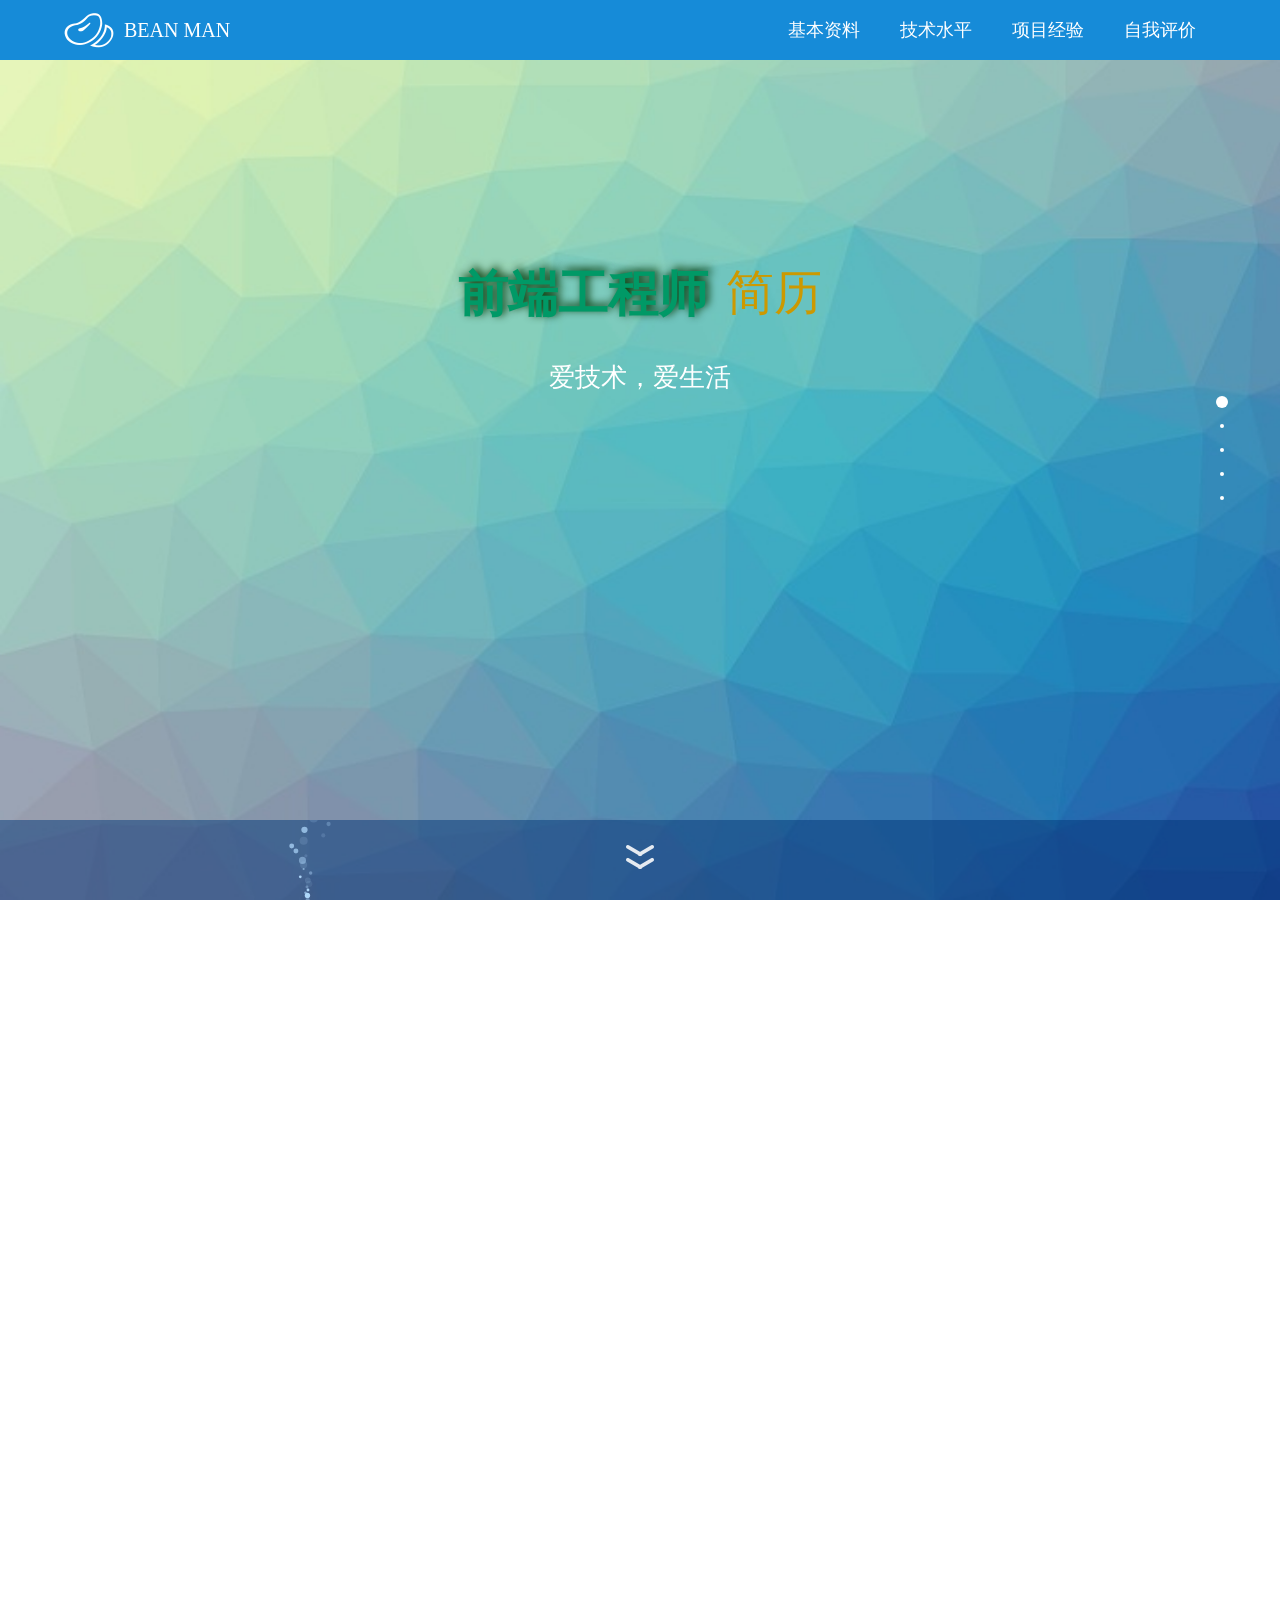
<file: 个人站/index.html>
<!doctype html>
<html lang="zh-CN">
<head>
    <meta charset="UTF-8">
    <meta name="viewport" content="width=device-width, initial-scale=1">
    <title>Document</title>
    <link rel="stylesheet" href="css/index.css">
    <link href="http://apps.bdimg.com/libs/bootstrap/3.3.0/css/bootstrap.min.css" rel="stylesheet">
    <link rel="stylesheet" type="text/css" href="node_modules/fullpage.js/jquery.fullPage.css"/>
    <script src="js/jquery.js"></script>
    <script src="node_modules/fullpage.js/vendors/jquery.easings.min.js"></script>
    <script src="http://apps.bdimg.com/libs/bootstrap/3.3.0/js/bootstrap.min.js"></script>
    <script type="text/javascript" src="node_modules/fullpage.js/jquery.fullPage.js"></script>
    <script src="js/index.js"></script>
    <link rel="stylesheet" href="node_modules/css/lessll.css">
    <link rel="stylesheet" href="node_modules/css/aninate.css">
</head>
<body>
<nav class="nav">
    <div class="con">
        <div class="iconfont">&#xe622;</div>
        <a href="#firstPage" class="bean">BEAN MAN</a>
        <a href="#lastPage" class="lianxi">自我评价</a>
        <a href="#fourthPage" class="project">项目经验</a>
        <a href="#thirdPage" class="technology">技术水平</a>
        <a href="#secondPage" class="aboutMe">基本资料</a>
        <!--个人情况  个人项目  技术  自述  联系-->
    </div>
</nav>
<div class="one-btm">
    <canvas>
        您的浏览器不支持该标签
    </canvas>
    <div class="arrow"><img src="img/down.png" alt=""></div>
</div>
<div id="fullpage">
    <div class="section section-one">
        <div class="con_one">爱技术，爱生活</div>
        <div class="con_y">
            <span class="con_two">前端工程师</span>
            <span class="con_three">简历</span>
        </div>
    </div>
    <div class="section section-two">
        <div class="myself">基本资料</div>
        <div class="container">
            <div class="row">
                <div class="col-lg-3 col-md-3 col-sm-3 message">
                    <div class="icon"><img src="img/qingkuang.png" alt=""></div>
                    <div class="letter">
                        <h4 style="font-size: 22px;">基本信息</h4>
                        <h6>姓名：闫永涛&nbsp&nbsp&nbsp男 </h6><h6> 年龄：26&nbsp&nbsp&nbsp籍贯：山西</h6>
                    </div>
                </div>
                <div class="col-lg-3 col-md-3 col-sm-3 message">
                    <div class="icon"><img src="img/xueli.png" alt=""></div>
                    <div class="letter">
                        <h4 style="font-size: 22px;">毕业学校</h4>
                        <h6>山西省运城学院</h6>
                    </div>
                </div>
                <div class="col-lg-3 col-md-3 col-sm-3 message">
                    <div class="icon"><img src="img/zhuanye0.png" alt=""></div>
                    <div class="letter">
                        <h4 style="font-size: 22px;">学历和专业</h4>
                        <h6>机械自动化&nbsp&nbsp&nbsp本科 </h6><h6> 专业技能&nbsp&nbsp&nbsp编程</h6>
                    </div>
                </div>
                <div class="col-lg-3 col-md-3 col-sm-3 message">
                    <div class="icon"><img src="img/lianxi.png" alt=""></div>
                    <div class="letter">
                        <h4 style="font-size: 22px;">联系方式</h4>
                        <h6>邮箱&nbspwork_time@189.cn </h6><h6> 电话&nbsp&nbsp&nbsp18335907716</h6>
                    </div>
                </div>
            </div>
        </div>
    </div>
    <div class="section section-three">
        <div class="pc"><span style="font-size: 22px;"> PC端 </span> <br> 熟练使用HTML5、CSS3、javascript,能够合理完成Web端或者移动端页面的编写和维护。<br>
        开发过程思路清晰结构完整，能处理主流的浏览器兼容问题。熟练使用原生js，了解js面向对象原理，闭包以及原型结构，能够合理利用面向对象 <br> 以及模块化开发，并能适当完成框架封装。 <br> 熟悉jquery,fullpage,bootstrap,angular,node,gulp等工具，进行辅助开发。
        </div>
        <div class="phone"><span style="font-size: 22px;">混合型APP</span> <br>
            熟练使用Hbuider进行APP开发 <br> 掌握移动端APP编程思路，以及基于APP的rem响应式布局
        </div>
        <div class="other"><span style="font-size: 22px;">其他</span> <br> 了解scoket消息推送 <br>
            利用canvas实现粒子动画，画板，游戏碰撞等功能。
        </div>
        <div class="skill">
            <span>HTML5</span>
            <span>响应式</span>
            <span>CSS3</span>
            <span>CANVAS</span>
            <span>fullpage bootstrap</span>
            <span>node</span>
        </div>
        <div class="boat"><img src="img/boat.png" alt=""></div>
    </div>
    <div class="section section-three">
        <div class="box_yyt">
            <div class="col-lg-3 col-md-3 col-sm-3 con_yyt">
                <a href="http://www.tongrentangkj.com/" class="ctc_yyt a">
                    <div>
                        <span>北京同仁堂官网</span> <br>
                        <span>负责项目的前端页面搭建、动效添加</span>
                    </div>
                </a>
                <a href="http://www.sxoxdl.cn/" class="ctc_yyt b">
                    <div>
                        <span>山西欧讯电力官网</span> <br>
                        <span>负责项目的前端页面搭建、动效添加</span>
                    </div>
                </a>
            </div>
            <div class="col-lg-3 col-md-3 col-sm-3 con_yyt">
                <a href="" class="ctc_yyt c">
                    <div>
                        <span>跑酷游戏</span> <br>
                        <span>用到canvas、游戏碰撞、面向对象等</span>
                    </div>
                </a>
                <a href="" class="ctc_yyt d">
                    <div>
                        <span>打字游戏</span> <br>
                        <span>分别用面向过程、面向对象的形式实现</span>
                    </div>
                </a>
            </div>
            <div class="col-lg-3 col-md-3 col-sm-3 con_yyt">
                <a href="" class="ctc_yyt e">
                    <div>
                        <span>画板</span> <br>
                        <span>利用canvas绘制各种图案，并可以存储</span>
                    </div>
                </a>
                <a href="" class="ctc_yyt f">
                    <div>
                        <span>待办事项记录</span> <br>
                        <span>angular的应用，双向数据绑定，脏值检测</span>
                    </div>
                </a>
            </div>
            <div class="col-lg-3 col-md-3 col-sm-3 con_yyt">
                <a href="" class="ctc_yyt g">
                    <div>
                        <span>APP的开发</span> <br>
                        <span>熟悉Hbuilder开发思路，及相关技术</span>
                    </div>
                </a>
                <a href="" class="ctc_yyt h">未完，待续...</a>
            </div>
        </div>
    </div>
    <div class="section section-four">
        <div class="context">
            <h1>Focus Me</h1>
            <p class="word">
                有责任，工作踏实，性格开朗乐观，积极上进。
            </p>
            <p class="word">
                易和人相处，拥有良好的亲和力。
            </p>
            <p class="word">
                喜欢js，非常热爱编程，喜欢钻研新的技术，
                <br>具有很强的自学能力和良好的学习方法，喜欢研究各种新的框架。
            </p>
        </div>
    </div>
</div>
</body>
<script>
    $(document).ready(function() {
        $('#fullpage').fullpage({
            easingcss3: "cubic-bezier(0, 0, 0.66, 1.0)",
            scrollingSpeed:"1000",
            navigation: true,
            resize:true,
            navigationColor:"#ccc",
            navigationPosition:"right",
            anchors: ['firstPage', 'secondPage', 'thirdPage', 'fourthPage', 'lastPage'],
            afterLoad: function(anchorLink, index){
                var loadedSection = $(this);
                if(index == 1){
                    $(".con_one").css({"animation":"love 3s ease","display":"block"})
                    $(".con_y").css({"transition":"all 2s ease 1s","transform":"translate(0,0)"})
                }else {
                    $(".con_one").css({"animation":"","display":"none"})
                    $(".con_y").css({"transform":"translate(0,-500px)","transition":""})
                }
                if(index==2){
                    $(".myself").css({"animation":"circle 2s ease forwards"})
                    $(".message").css({"transition":"all 3s ease","opacity":"1","top":"0"})
                    $(".letter").css({"transition":"all 1.5s ease 2s","opacity":"1"})
                }else{
                    $(".myself").css({"animation":""})
                    $(".message").css({"transition":"","opacity":"0","top":"500px"})
                    $(".letter").css({"transition":"","opacity":"0"})
                }
                if(index==3){
                    $(".pc").css({"transition":"all 1s ease 0.5s","left":"10%"})
                    $(".phone").css({"transition":"all 1s ease 1s","left":"10%"})
                    $(".other").css({"transition":"all 1s ease 1.5s","top":"52%"})
                    $(".skill").css({"transition":"all 1s ease","bottom":"20%"})
                    $(".boat").css({"transition":"all 1s ease","right":"19%"})
                }else{
                    $(".pc").css({"transition":"","left":"-100%"})
                    $(".phone").css({"transition":"","left":"200%"})
                    $(".other").css({"transition":"","top":"-100%"})
                    $(".skill").css({"transition":"","bottom":"-100%"})
                    $(".boat").css({"transition":"","right":"-100%"})
                }
                if(index==5){
                    $(".context").css({"height":"250px"})
                }else{
                    $(".context").css({"height":"0"})
                }
            }
        });
        $('.arrow').on('click',function(){
            $.fn.fullpage.moveSectionDown();
        })
    });
</script>
</html>
</file>
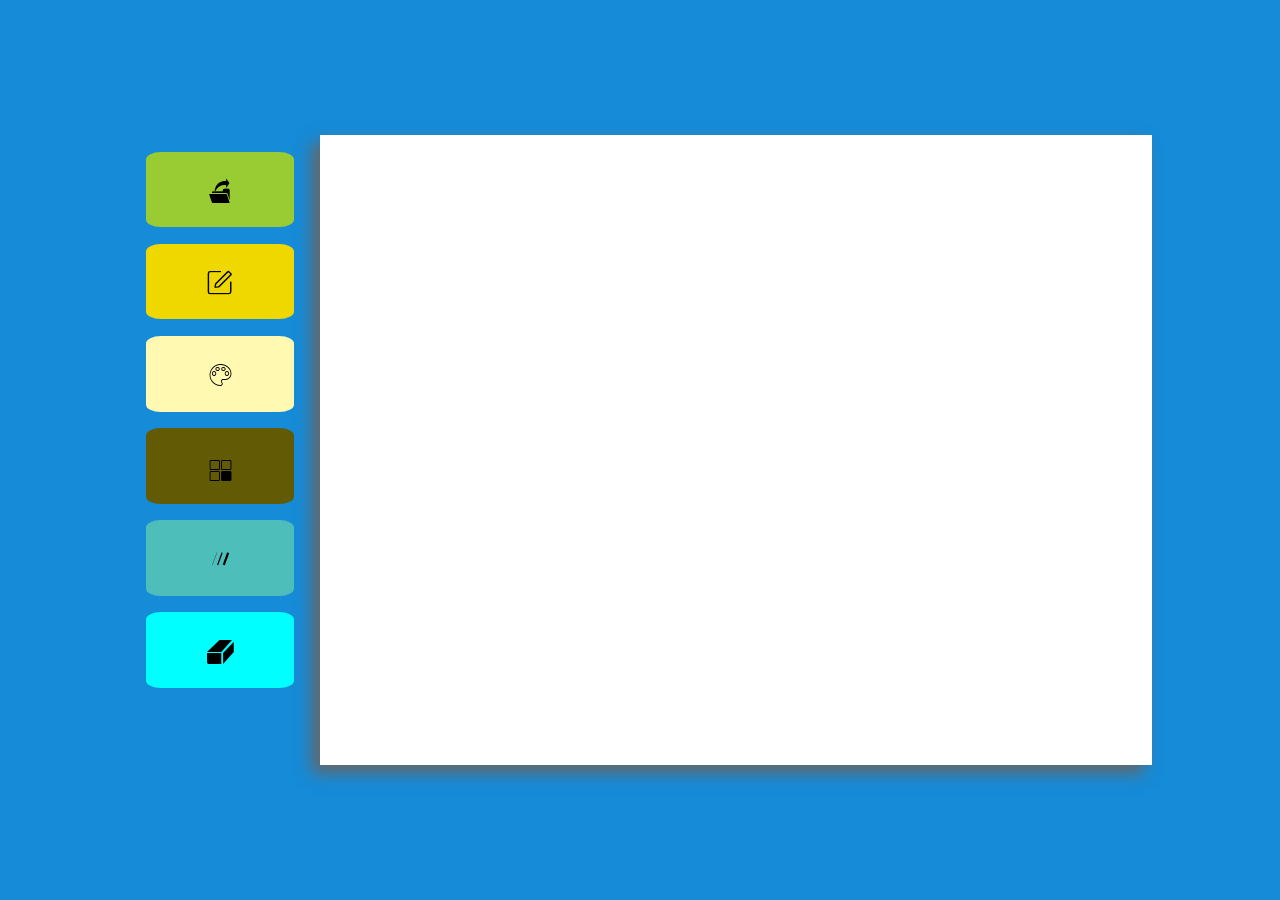
<file: 画板/index.html>
<!doctype html>
<html lang="en">
<head>
    <meta charset="UTF-8">
    <title>Document</title>
    <link rel="stylesheet" href="css/index.css">
    <script src="js/jquery.js"></script>
    <script src="js/index.js"></script>
    <script src="js/shape.js"></script>
</head>
<body>
<!--ctrl alt i-->
<div class="box">
    <div class="nav">
        <div class="file file_one">
            <div class="file_self">&#xe67e;</div>
            <div class="in_file">
                <div class="set">新建</div>
                <div class="return">返回</div>
                <div class="save">保存</div>
            </div>
        </div>
        <div class="file file_two">
            <div class="file_self draw">&#xe615;</div>
            <div class="in_file huatu">
                <div data-role="line">直线</div>
                <div data-role="pen">曲线</div>
                <div data-role="rect">矩形</div>
                <div data-role="arc">圆</div>
                <div data-role="bian">多边形</div>
                <div data-role="jiao">多角形</div>
            </div>
        </div>
        <div class="file file_three">
            <div class="file_self color">&#xe69a;</div>
            <div class="in_file">
                <div style="height: 50%;">
                    <input type="color" style="margin-top: 10%">
                </div>
            </div>
        </div>
        <div class="file file_four">
            <div class="file_self leixing">&#xe613;</div>
            <div class="in_file">
                <div data-role="stroke">画线</div>
                <div data-role="fill">填充</div>
            </div>
        </div>
        <div class="file file_five">
            <div class="file_self xiankuan">&#xe601;</div>
            <div class="in_file" style="margin-top: -10%">
                <div data-role="2">细</div>
                <div data-role="5">中</div>
                <div data-role="8">粗</div>
                <div>
                    <input type="number" style="width: 90%;border: none;outline-style: none;">
                </div>
            </div>
        </div>
        <div class="file file_six">
            <div class="file_self xiangpi">&#xe640;</div>
            <div class="in_file">
                <div>
                    <input type="number" style="width: 90%;border: none;outline-style: none;">
                </div>
            </div>
        </div>
    </div>
    <div class="box_btm">
        <canvas>
            您的浏览器不支持该标签
        </canvas>
        <div class="xp"></div>
        <div class="copy"></div>
    </div>
</div>
</body>
</html>
</file>
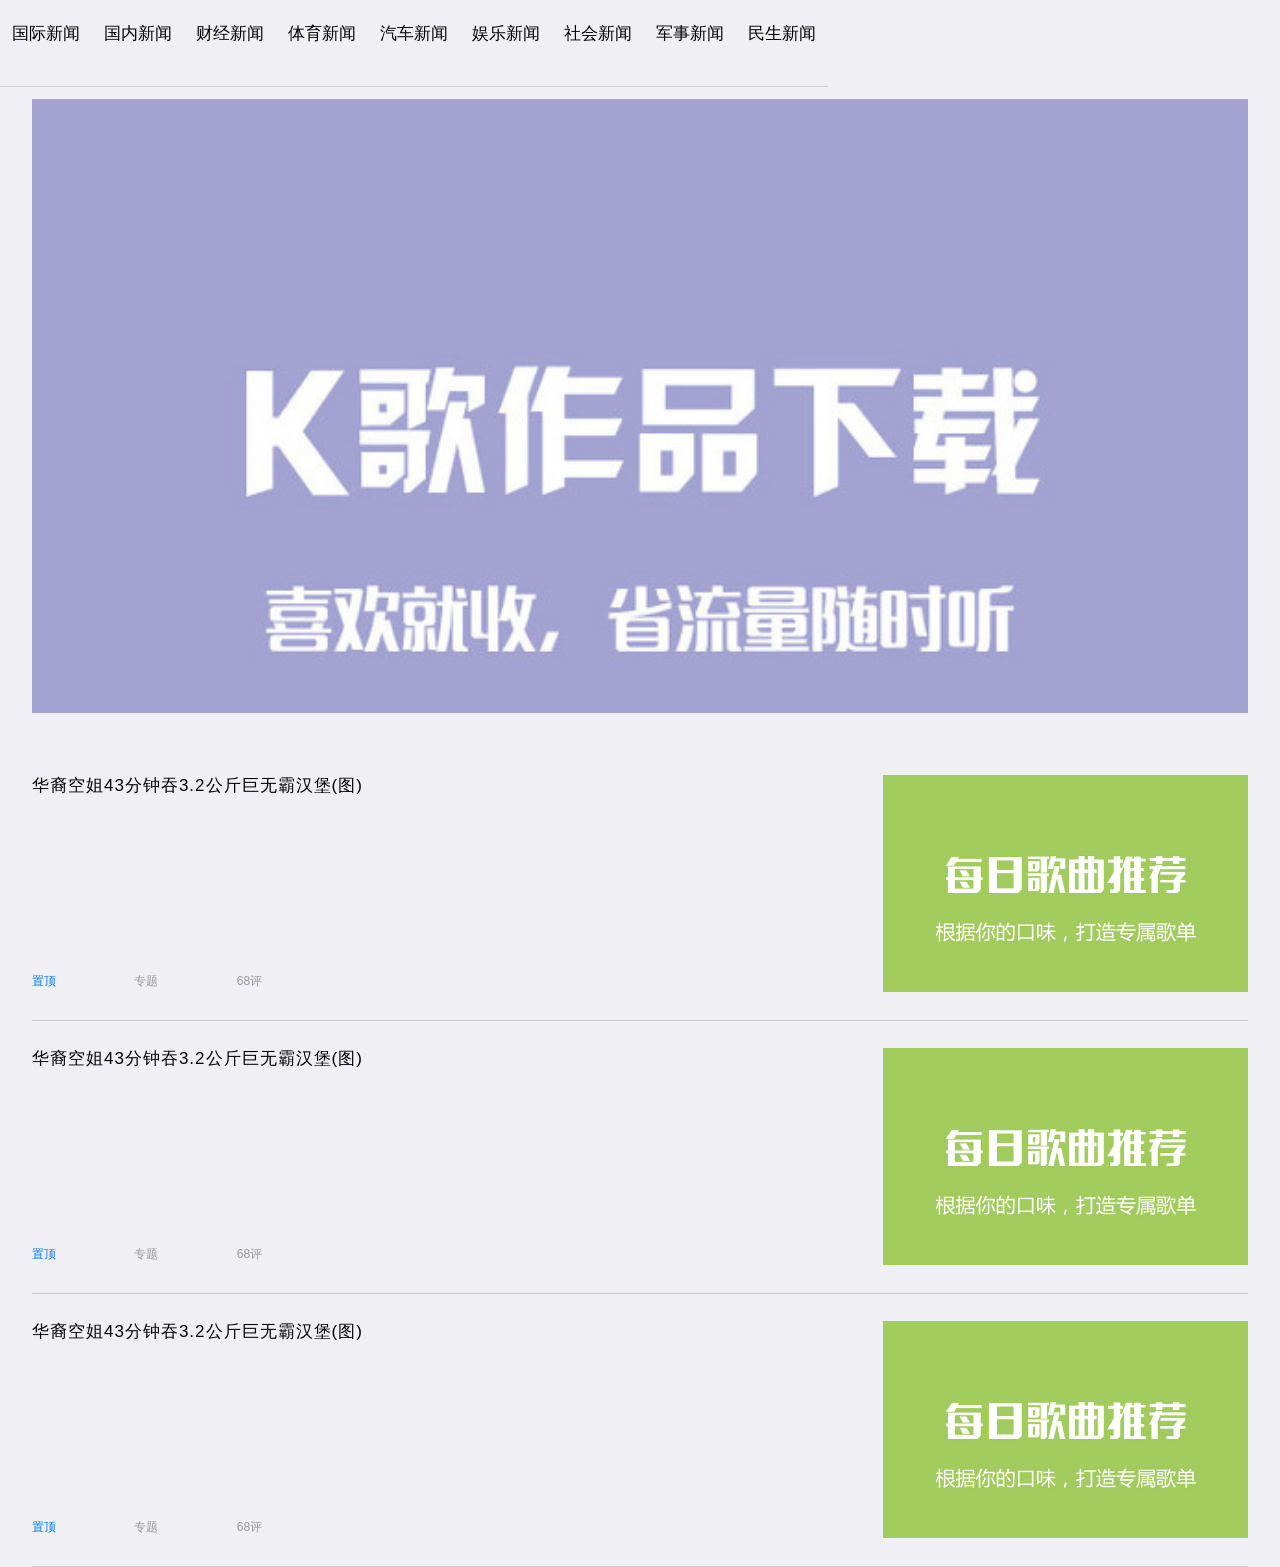
<file: app/tpl/index.html>
<!doctype html>
<html>

	<head>
		<meta charset="UTF-8">
		<title></title>
		<meta name="viewport" content="width=device-width,initial-scale=1,minimum-scale=1,maximum-scale=1,user-scalable=no" />
		<link href="../css/mui.min.css" rel="stylesheet" />
		<script src="../js/index.js"></script>
	</head>
	<style>
		.lunbo{
			width: 95%;
			height: 1.8rem;
			margin: auto;
			margin-top: 0.29rem;
			margin-bottom: 0.1rem;
			overflow: hidden;
		}
		.lunbo a img{
			width: 100%;
		}
		.xidada{
			display: block;
			width: 95%;
			height: 0.8rem;
			border-bottom: 1px solid #ccc;
			margin-left: auto;
			margin-right: auto;
			padding: 0.08rem 0;
		}
		.xiLeft{
			width: 70%;
			height: 100%;
			float: left;
			position: relative;
		}
		.xiLeft div:nth-of-type(1){
			color: #000;
			letter-spacing: 1px;
		}
		.xiLeft div:nth-of-type(2){
			font-size: 12px;
			position: absolute;
			bottom: 0;
		}
		.xiLeft div:nth-of-type(3){
			color: #999;
			font-size: 12px;
			position: absolute;
			bottom: 0;left: 0.3rem;
		}
		.xiLeft div:nth-of-type(4){
			color: #999;
			font-size: 12px;
			position: absolute;
			bottom: 0;left: 0.6rem;
		}
		.xiRight{
			float: right;
			width: 30%;
			height: 100%;
			overflow: hidden;
		}
		.xiRight img{
			width: 100%;
		}
		.nav {
				width: 100%;
				height: 0.27rem;
				overflow: hidden;
				position: absolute;
				top: 0;bottom: 0;
				left: 0;
				right: 0;
				margin: auto;
				margin-top: -5px;
				z-index: 10;
			}
			.navbox{
				height: 0.27rem;
				border-bottom: 1px solid #ccc;
			}
			.navbox a{
				color: #000;
				float: left;
				text-decoration: none;
				line-height: 0.23rem;
				padding: 0 12px;
			}
	</style>
	<script>
		window.onload=function(){
				var navCon=document.getElementsByClassName("navCon")
				var wid=navCon[0].offsetWidth*navCon.length+"px";
				var navbox=document.getElementsByClassName("navbox")[0];
				navbox.style.width=wid;
//				mui(".navbox").on("dragstart","a",function(e){
//					var fanx=e["detail"]["direction"]
//				})
//				mui(".navbox").on("drag","a",function(e){
//					e.preventDefault()
//						console.log(e["detail"].deltaX)
//				})

                document.addEventListener("plusready",function(){
                	mui(".nav").on("tap","a",function(){
                	var listview=plus.webview.create("_www/tpl/_list.html","",{width:"100%",height:"100%"})
                	listview.show("slide-in-right")
                })
                })
                
					
			}
	</script>
	<body>
		<script src="../js/mui.min.js"></script>
		<script type="text/javascript">
			mui.init()
		</script>
		
		<div class="nav">
			<div class="navbox">
				<a href="javascript:;" class="navCon">国际新闻</a>
				<a href="javascript:;" class="navCon">国内新闻</a>
				<a href="javascript:;" class="navCon">财经新闻</a>
				<a href="javascript:;" class="navCon">体育新闻</a>
				<a href="javascript:;" class="navCon">汽车新闻</a>
				<a href="javascript:;" class="navCon">娱乐新闻</a>
				<a href="javascript:;" class="navCon">社会新闻</a>
				<a href="javascript:;" class="navCon">军事新闻</a>
				<a href="javascript:;" class="navCon">民生新闻</a>
			</div>
		</div>
		
		<div class="lunbo">
			<a href=""><img src="../img/yindao2.jpg" alt="" /></a>
		</div>
		<a href="" class="xidada">
			<div class="xiLeft">
				<div>华裔空姐43分钟吞3.2公斤巨无霸汉堡(图)</div>
				<div>置顶</div>
				<div>专题</div>
				<div>68评</div>
			</div>
			<div class="xiRight">
				<img src="../img/yindao1.jpg" alt="" />
			</div>
		</a>
		<a href="" class="xidada">
			<div class="xiLeft">
				<div>华裔空姐43分钟吞3.2公斤巨无霸汉堡(图)</div>
				<div>置顶</div>
				<div>专题</div>
				<div>68评</div>
			</div>
			<div class="xiRight">
				<img src="../img/yindao1.jpg" alt="" />
			</div>
		</a>
		<a href="" class="xidada">
			<div class="xiLeft">
				<div>华裔空姐43分钟吞3.2公斤巨无霸汉堡(图)</div>
				<div>置顶</div>
				<div>专题</div>
				<div>68评</div>
			</div>
			<div class="xiRight">
				<img src="../img/yindao1.jpg" alt="" />
			</div>
		</a>
	</body>

</html>
</file>
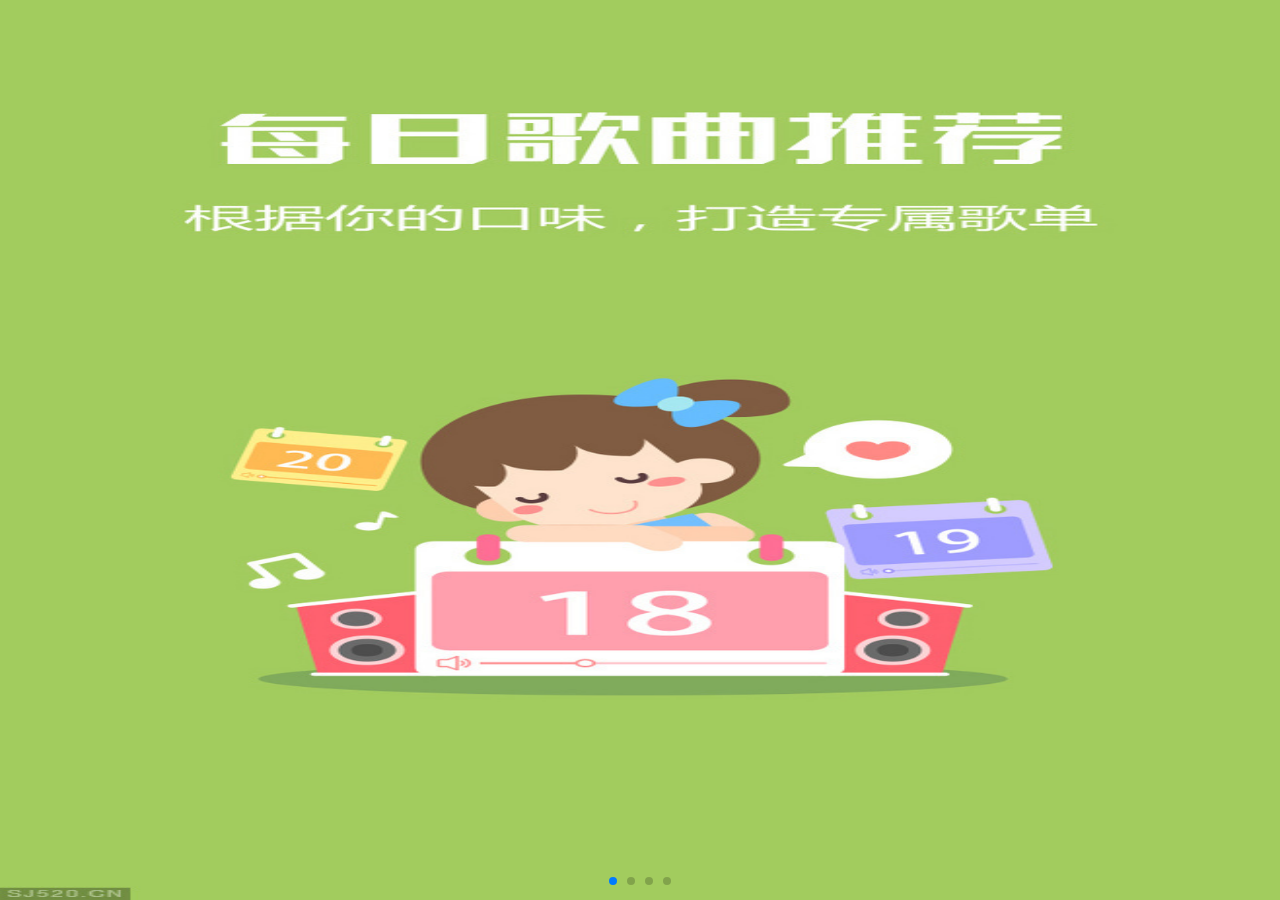
<file: app/welcome.html>
<!doctype html>
<html>

	<head>
		<meta charset="UTF-8">
		<title></title>
		<meta name="viewport" content="width=device-width,initial-scale=1,minimum-scale=1,maximum-scale=1,user-scalable=no" />
		<link href="css/mui.min.css" rel="stylesheet" />
		<link rel="stylesheet" href="css/swiper-3.3.1.min.css" />
		<link rel="stylesheet" href="css/welcome.css" />
		<script src="js/swiper-3.3.1.min.js"></script>
	</head>

	<body>
		<script src="js/mui.min.js"></script>
		<script src="js/index.js"></script>
		<script type="text/javascript">
			mui.init()
		</script>

		<div class="swiper-container">
			<div class="swiper-wrapper">
				<div class="swiper-slide one"></div>
				<div class="swiper-slide two"></div>
				<div class="swiper-slide three"></div>
				<div class="swiper-slide four">
					<a href="index.html" class="go"></a>
				</div>
			</div>
			<div class="swiper-pagination"></div>
		</div>
		<script language="javascript">
			var mySwiper = new Swiper('.swiper-container', {
				pagination: '.swiper-pagination',
				//pagination : '#swiper-pagination1',
			})
		</script>
	</body>

</html>
</file>
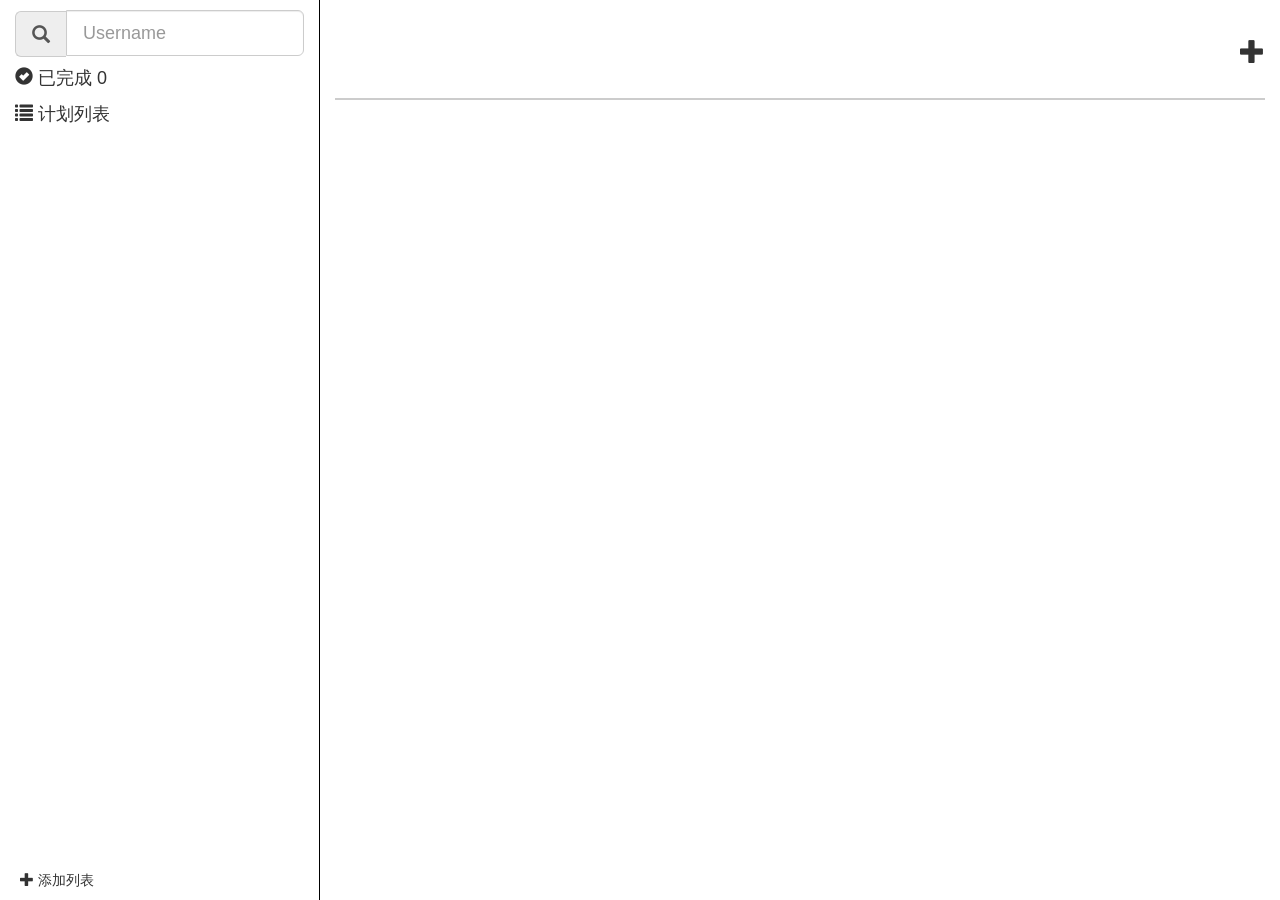
<file: 代办事项/to_do_list.html>
<!doctype html>
<html lang="en">
<head>
    <meta charset="UTF-8">
    <title>Document</title>
    <link rel="stylesheet" href="node_modules/bootstrap/dist/css/bootstrap.min.css">
    <link rel="stylesheet" href="css/to_do_list.css">
    <script src="node_modules/angular/angular.min.js"></script>
    <script src="js/to_do_list.js"></script>
</head>
<body ng-app="myapp">
<div ng-controller="todo" style="height:100%;">
 <div class="container-fluid box">
     <div class="row">
        <div class="col-xs-4 col-sm-3 left">
            <!--搜索框-->
            <div class="input-group input-group-lg search">
                <span class="input-group-addon glyphicon glyphicon-search"></span>
                <input type="text" class="form-control" placeholder="Username">
            </div>

            <!--done-->

            <div class="done">
                <span class="glyphicon glyphicon-ok-sign"></span>
                已完成 <span class="num">0</span>
            </div>

            <div class="done">
                <span class="glyphicon glyphicon-list"></span>
                计划列表
            </div>
            <div class="list" ng-repeat="item in data track by item.id">
                <div class="listcon">
                    <input type="text" ng-model="item.title" ng-blur="blur(item.id)" ng-focus="focus(item.id)">
                    <span class="glyphicon glyphicon-trash remove" ng-click="removeList(item.id)"></span>
                </div>
            </div>

          <!--add list-->

            <div class="add-list" ng-click="addList()">
                <span class="glyphicon glyphicon-plus"></span>
                添加列表
            </div>
        </div>
        <div class="col-xs-8 col-sm-9 right">
            <div class="header">
                <div class="title">
                    {{currentCon.title}}
                </div>
                <div class="add-con glyphicon glyphicon-plus" ng-click="addCon()">

                </div>
            </div>
            <!--内容列表-->
            <div class="list" ng-repeat="item in currentCon.son track by item.id">
                <div class="listcon">
                    <span class="glyphicon glyphicon-record"></span>
                    <input type="text" ng-model="item.title" ng-blur="conBlur(item.id)">
                    <span class="glyphicon glyphicon-trash remove" ng-click="removeCon(item.id)"></span>
                </div>
            </div>

        </div>
     </div>
 </div>
 </div>
</body>
</html>
</file>
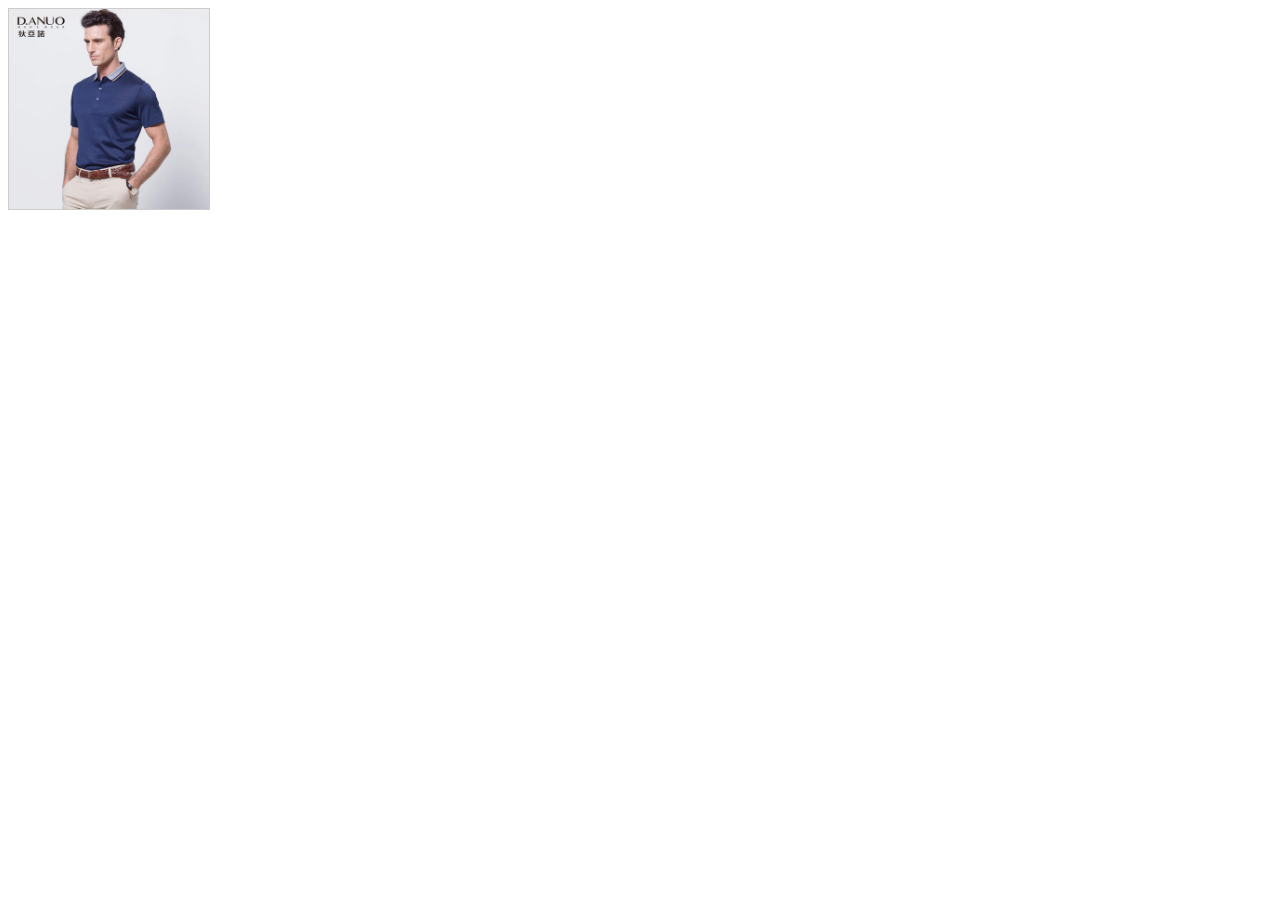
<file: 打字游戏/zoom.html>
<!DOCTYPE HTML PUBLIC "-//W3C//DTD HTML 4.01//EN" "http://www.w3.org/TR/html4/strict.dtd">
<html lang="en">
<head>
	<meta http-equiv="Content-Type" content="text/html;charset=UTF-8">
	<title>Document</title>
	<link rel="stylesheet" href="css/zoom.css">
	<script src="js/zoom.js"></script>
	<script src="js/function.js"></script>
	<script>
      $(function(){
	var smallBox=$(".smallBox")[0]
	console.log(smallBox)
	var bigBox=$(".bigBox")[0]
	var imgB=bigBox.getElementsByTagName("img")[0]
	 console.log(imgB)
	var imgSW=getComputedStyle(smallBox,null)["width"]
	    imgSW=parseInt(imgSW)
	// console.log(imgSW)
	var imgBW;
	smallBox.onmouseover=function(){
		alert(1)
		// imgBW=imgB.offsetWidth
		
		bigBox.style.display="block"
		// imgBW=getComputedStyle(imgB,null)["width"]
		imgBW=getComputedStyle(imgB,null)["width"];
		console.log(imgBW)

	}
	smallBox.onmouseout=function(){
		
		bigBox.style.display="none"

	}
	smallBox.onmousemove=function(e){
		var bili=imgBW/imgSW
		
        
	}
})
	</script>
</head>
<body>
	<div class="win">
		<div class="smallBox">
			<img src="img/fangdajing.jpg">
		</div>
		<div class="bigBox">
			<img src="img/fangdajing.jpg">
		</div>
	</div>
</body>
</html>
</file>
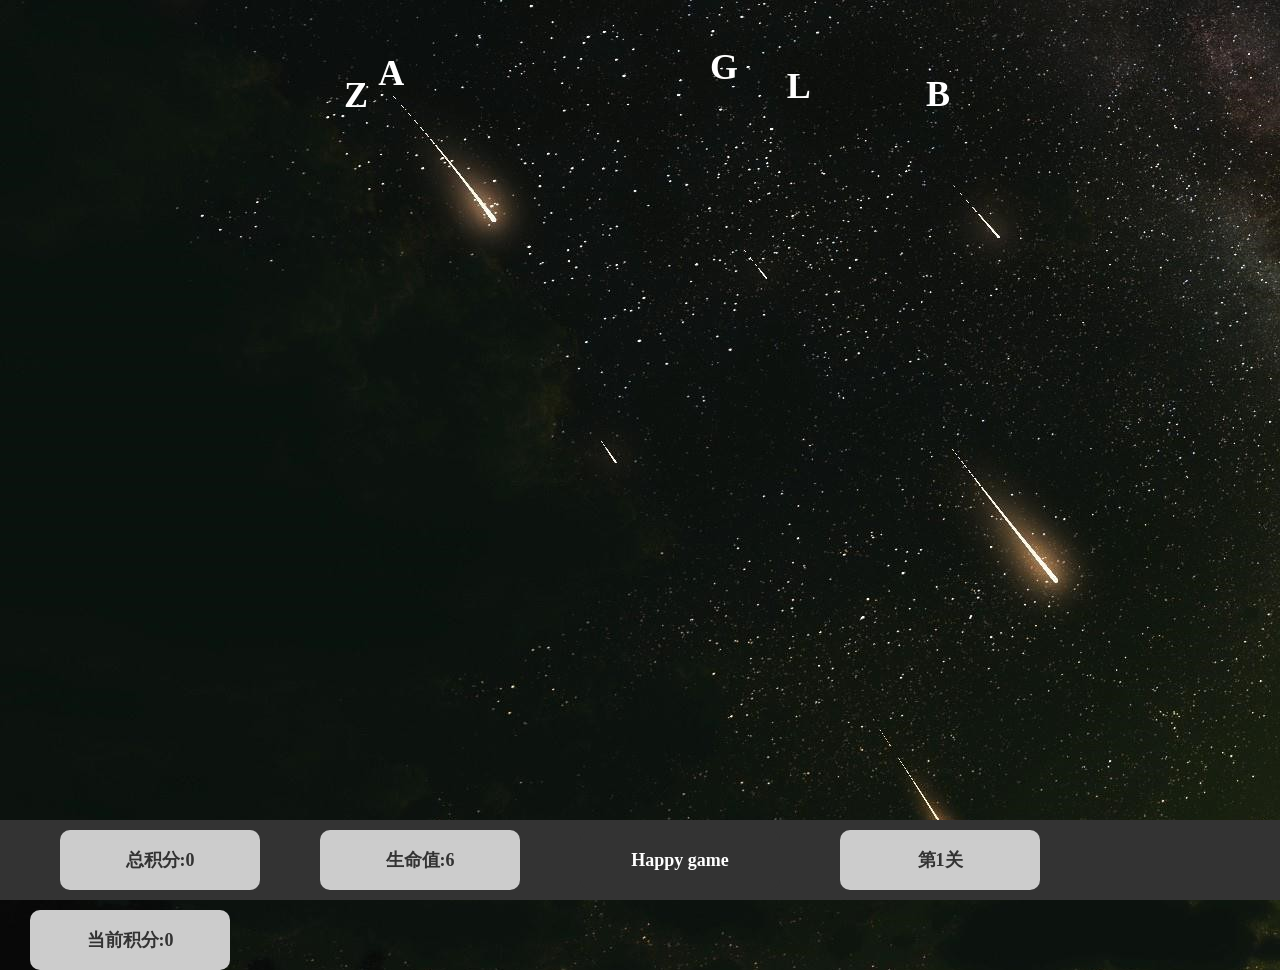
<file: 打字游戏/游戏.html>
<!DOCTYPE HTML PUBLIC "-//W3C//DTD HTML 4.01//EN" "http://www.w3.org/TR/html4/strict.dtd">
<html lang="en">
<head>
	<meta http-equiv="Content-Type" content="text/html;charset=UTF-8">
	<title>Document</title>
	<script src="js/function.js"></script>
	<script src="js/animate.js"></script>
	<style>
      html body{
      	width: 100%;height: 100%;padding:0;margin: 0;background: url(img/beijing.jpg);color:#fff;overflow: hidden;font-size: 36px;font-weight: bold;
      }
      .jishu{
            width: 100%;
            height: 80px;
            position: absolute;
            left: 0;bottom:0;
            background: #333;
            z-index: 1;
      }
      .zongjifen{
            width: 200px;
            height: 60px;
            margin: 10px 30px;
            float: left;
            background: #ccc;
            border-radius: 10px;
            margin-left: 60px;
            line-height:60px;text-align:center;font-size:18px;color:#333;
      }
      .guanshu{
            width: 200px;
            height: 60px;
            margin: 10px 30px;
            float: left;
            background: #ccc;
            border-radius: 10px;
            line-height:60px;text-align:center;font-size:18px;color:#333;
      }
      .xinjifen{
            width: 200px;
            height: 60px;
            margin: 10px 30px;
            float: left;
            background: #ccc;
            border-radius: 10px;
            line-height:60px;text-align:center;font-size:18px;color:#333;
      }
      .shengming{
            width: 200px;
            height: 60px;
            margin: 10px 30px;
            float: left;
            background: #ccc;
            border-radius: 10px;
            line-height:60px;text-align:center;font-size:18px;color:#333;
      }
      .happy{
            width: 200px;
            height: 60px;
            margin: 10px 30px;
            float: left;
            background: #333;
            border-radius: 10px;
            font-size: 18px;
            line-height: 60px;
            text-align: center;
      }
	</style>
	<script>
	var arr=["A","B","C","D","E","F","G","H","I","J","K","L","M","N","O","P","Q","R","S","T","U","V","W","X","Y","Z"]
      $(function(){
            var onearr=[]//***span容器
      	var newarr=[]
            var zongjifen=0;
            var guanshu=1;
            var xinjifen=0;
            var shengming=6;
            var num=5;//***字母
            move(onearr,2)
      	getRan(arr,num)
      	append(newarr)
      	function getRan(arr,num){
      		for (var i = 0; i < num; i++) {
      			var a=arr[Math.floor(Math.random()*arr.length)]
      			while(check(a,newarr)){
      				a=arr[Math.floor(Math.random()*arr.length)]
      			}
      			newarr.push(a)
      		};
      		return newarr
      	}
      	function check(a,newarr){
      		for (var i = 0; i < newarr.length; i++) {
      			if (a==newarr[i]) {
      				return true
      			}
      		}
      		return false
      	}
      	function append(newarr){
      		for (var i = 0; i < newarr.length; i++) {
      			var span=document.createElement("span")
      			span.innerHTML=newarr[i]
                        onearr.push(span)
                        document.body.appendChild(span)
      			var cw=document.documentElement.clientWidth
      			var lefts=(100+Math.random()*(cw-200))
      			while(checkP(lefts,onearr)){
                            lefts=(100+Math.random()*(cw-200))
                        }
                        span.lefts=lefts;
      			span.style.cssText="width:20px;height:20px;position:absolute;left:"+lefts+"px;top:"+(Math.random()*30)+"px;" 
                   
      		};
      	}
            function checkP(lefts,onearr){
                  for (var i = 0; i < onearr.length; i++) {
                        if (lefts>onearr[i].lefts-30&&lefts<onearr[i].lefts+30) {
                             return true;
                        };
                  };
                  return false
            }
            function move(onearr,speed){
                  var t=setInterval(function(){
                        for (var i = 0; i < onearr.length; i++) {
                              var tops=onearr[i].offsetTop+speed
                              onearr[i].style.top=tops+"px"
                              var cw=document.documentElement.clientHeight
                              if (tops>cw) {
                                    document.body.removeChild(onearr[i])
                                    newarr.splice(i,1)
                                    onearr.splice(i,1)
                                    getRan(arr,1)
                                    append(newarr[newarr.length-1])
                                    var div2=$(".shengming")[0]
                                    shengming--
                                    sm(div2,shengming)
                                    if (shengming<0) {
                                          alert("game over")
                                          clearInterval(t)
                                    };
                              }
                        }
                  },50)
            }
            key()
            function key(){
                  document.onkeydown=function(e){
                        e=e||window.event
                  var letter=String.fromCharCode(e.keyCode)
                  for (var i = 0; i < newarr.length; i++) {   
                    if (newarr[i]==letter) {
                        zongjifen++
                        xinjifen++
                        document.body.removeChild(onearr[i])
                        newarr.splice(i,1)
                        onearr.splice(i,1)
                        getRan(arr,1)
                        var div1=$(".zongjifen")[0]
                        var div3=$(".guanshu")[0]
                        var div4=$(".xinjifen")[0]
                        append(newarr[newarr.length-1]);
                        if (xinjifen>10) {
                              alert("进入下一关")
                              var array= getRan(arr,2)
                              append(newarr[newarr.length-1])
                              append(newarr[newarr.length-2])
                              xinjifen=-1
                              shengming=6
                              console.log(shengming)
                              guanshu+=1
                              xinjifen++;

                              gs(div3,guanshu)
                              xjf(div4,xinjifen)
                        }
                        getnum(div1,zongjifen)
                        xjf(div4,xinjifen)
                    } 
                  }; 
                  }
            }
            //*****没进入无尽模式    进入下一关生命值不更新?????????????????????????
            function getnum(div1,zongjifen){
            div1.innerHTML="总积分:"+zongjifen
            div1.style.cssText="line-height:60px;text-align:center;font-size:18px;color:#333;"
            }
            function sm(div2,shengming){
            div2.innerHTML="生命值:"+shengming
            div2.style.cssText="line-height:60px;text-align:center;font-size:18px;color:#333;"
            }
            function gs(div3,guanshu){
            div3.innerHTML="第"+guanshu+"关"
            div3.style.cssText="line-height:60px;text-align:center;font-size:18px;color:#333;"
            }
            function xjf(div4,xinjifen){
            div4.innerHTML="当前积分:"+xinjifen
            div4.style.cssText="line-height:60px;text-align:center;font-size:18px;color:#333;"
            }
            
            


      })
	</script>
</head>
<body>
	<div class="jishu">
       <div class="zongjifen">总积分:0</div>   
       <div class="shengming">生命值:6</div> 
       <div class="happy">Happy game</div>
       <div class="guanshu">第1关</div> 
       <div class="xinjifen">当前积分:0</div>   
      </div>
</body>
</html>
</file>
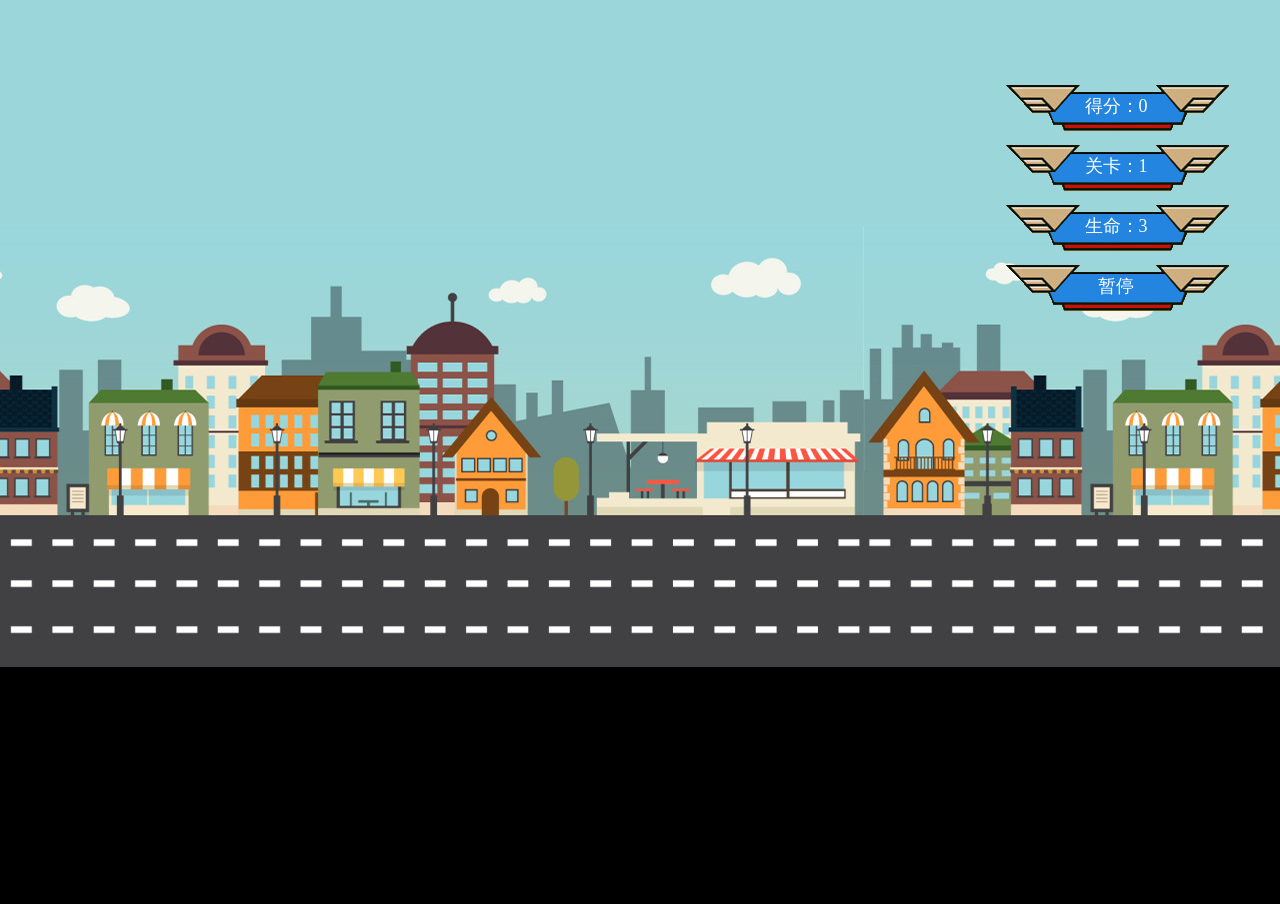
<file: 跑步游戏/rungame.html>
<!doctype html>
<html lang="en">
<head>
    <meta charset="UTF-8">
    <title>Document</title>
    <script src="js/jquery.js"></script>
    <script src="js/hitPix.js"></script>
    <script src="js/game.js"></script>

    <style>
        html,body{
           padding: 0;margin: 0;
            width: 100%;height: 100%;
            overflow: hidden;
            background:#000;
        }
        canvas{
            background: url("images/5.png") repeat-x;
        }


        .endx{
            width:300px;height:180px;background:#000000;position:absolute;
            left:0;top:0;bottom:0;right:0;margin:auto;display:none;
        }
        .endx_game{
            width:100%;height:100px;line-height:100px;text-align:center;
            font-size:24px;color:#fff;font-family:"微软雅黑";margin-bottom:20px;
            background: url("images/gameover.png")no-repeat center;
        }
        .endx_game_go{
            width:100px;height:40px;border:1px solid #fff;float:left;
            margin-left:25px;line-height:40px;
            color: #ffffff;text-align:center;cursor:pointer;font-family:"微软雅黑";
        }
        .endx_game_go:hover{
            animation:jzp 1s linear;
        }
        .endx_game_end:hover{
            animation:jzp 1s linear;
        }
        .endx_game_end{
            width:100px;height:40px;border:1px solid #fff;float:right;
            margin-right:25px;line-height:40px;cursor:pointer;font-family:"微软雅黑";
            color: #ffffff;text-align:center;
        }
        @keyframes jzp{
            0%{
                opacity:0;
                transform:scale(0.5,0.5);
                transform:rotate(0deg);
            }
            25%{
                transform:rotate(90deg);
            }
            50%{
                transform:rotate(180deg);
            }
            75%{
                transform:rotate(270deg);
            }
            100%{
                opacity:1;
                transform:scale(1,1);
                ransform:rotate(360deg);
            }
        }

    </style>
    <script>
        window.onload=function(){
            var canvas=document.querySelector("canvas");
            var cobj=canvas.getContext("2d");
            window.onresize=function(){
                canvas.width=document.documentElement.clientWidth;
                canvas.height=document.documentElement.clientHeight;
            }
            window.onresize();



            /*程序运行*/
            var runsImg=document.querySelectorAll(".run");
            var jumpsImg=document.querySelectorAll(".jump");
            var hinderImg=document.querySelectorAll(".hinder");
            var gameObj=new game(canvas,cobj,runsImg,jumpsImg,hinderImg);
            gameObj.play();
        }
    </script>
</head>
<body>
<canvas>
    您的浏览器不支持canvas,请升级浏览器
</canvas>
<img src="images/b1.png" alt=""class="run" hidden>
<img src="images/b2.png" alt=""class="run" hidden>
<img src="images/b3.png" alt=""class="run" hidden>
<img src="images/b4.png" alt=""class="run" hidden>
<img src="images/b5.png" alt=""class="run" hidden>
<img src="images/b6.png" alt=""class="run" hidden>
<img src="images/b7.png" alt=""class="run" hidden>
<img src="images/b8.png" alt=""class="run" hidden>

<img src="images/b10.png" alt=""class="jump" hidden>



<!--<img src="images/run1.png" alt=""class="run" hidden>-->
<!--<img src="images/run2.png" alt=""class="run" hidden>-->
<!--<img src="images/run3.png" alt=""class="run" hidden>-->
<!--<img src="images/run4.png" alt=""class="run" hidden>-->
<!--<img src="images/run5.png" alt=""class="run" hidden>-->
<!--<img src="images/run6.png" alt=""class="run" hidden>-->
<!--<img src="images/run7.png" alt=""class="run" hidden>-->

<!--<img src="images/jump3.png" alt=""class="jump" hidden>-->



<img src="images/boom.png" alt="" class="hinder" hidden>
<img src="images/chick.png" alt="" class="hinder" hidden>
<img src="images/egg.png" alt="" class="hinder" hidden>
<img src="images/flow.png" alt="" class="hinder" hidden>
<img src="images/grass.png" alt="" class="hinder" hidden>
<img src="images/stone.png" alt="" class="hinder" hidden>
<img src="images/tree.png" alt="" class="hinder" hidden>


<div class="endx">
    <div class="endx_game"></div>
    <div class="endx_game_go">从新开始</div>
    <div class="endx_game_end">退出游戏</div>
</div>


</body>
</html>
</file>
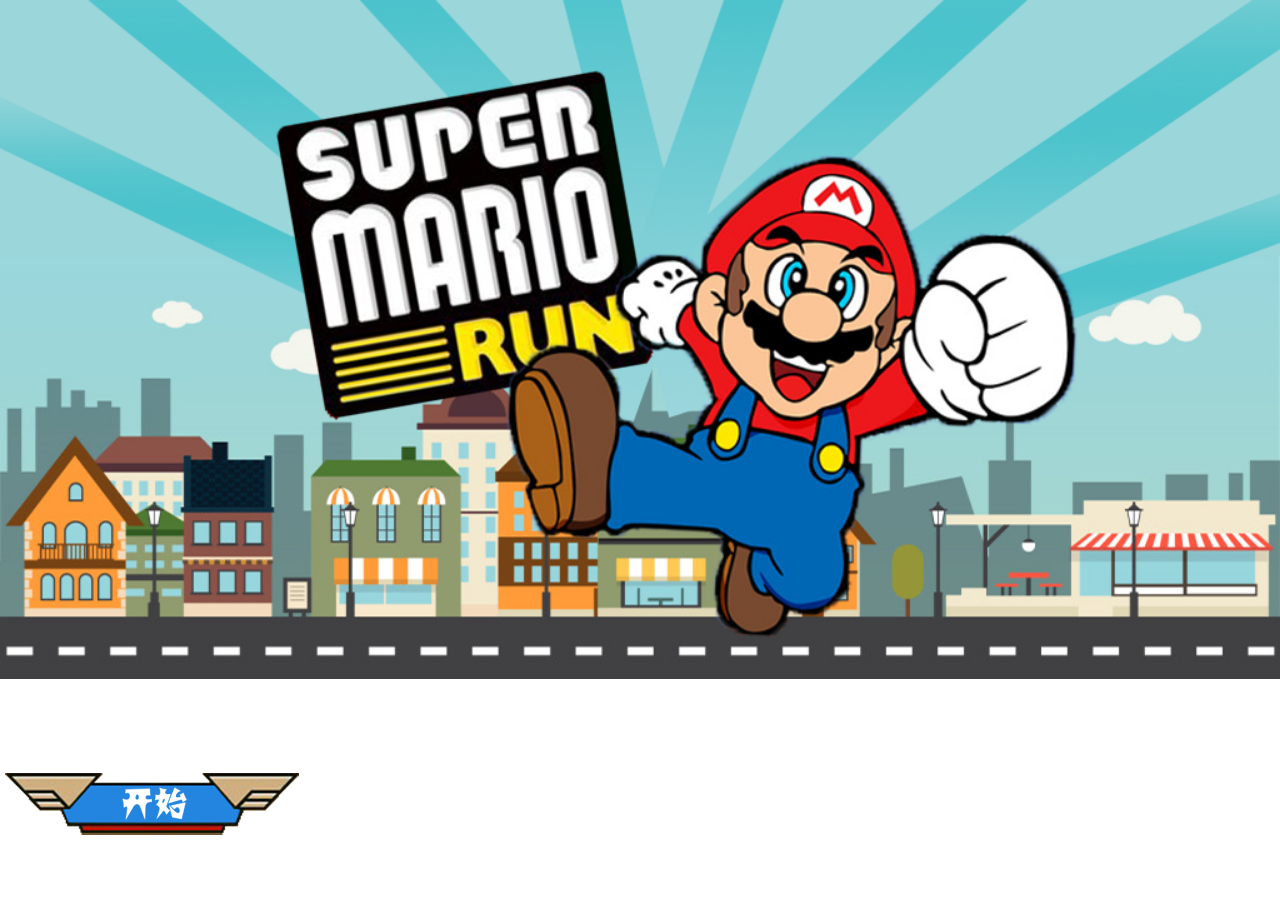
<file: 跑步游戏/start.html>
<!doctype html>
<html lang="en">
<head>
    <meta charset="UTF-8">
    <title>Document</title>
    <style>
        body{
            margin: 0;
            padding: 0;
            overflow: hidden;
        }
        .box{
            width: 100%;
            height: 100%;
        }
        img{
            width: 100%;
        }
        .startbtn{
            position: absolute;
            left: 0;
            bottom: 50px;
            width: 300px;
            height: 83px;
            background: url("images/startbtn1.png");
        }
    </style>
    
</head>
<body>
<div class="box">
    <img src="images/startbg3.png" alt="">
</div>
<a href="rungame.html" class="startbtn"></a>
</body>
</html>
</file>
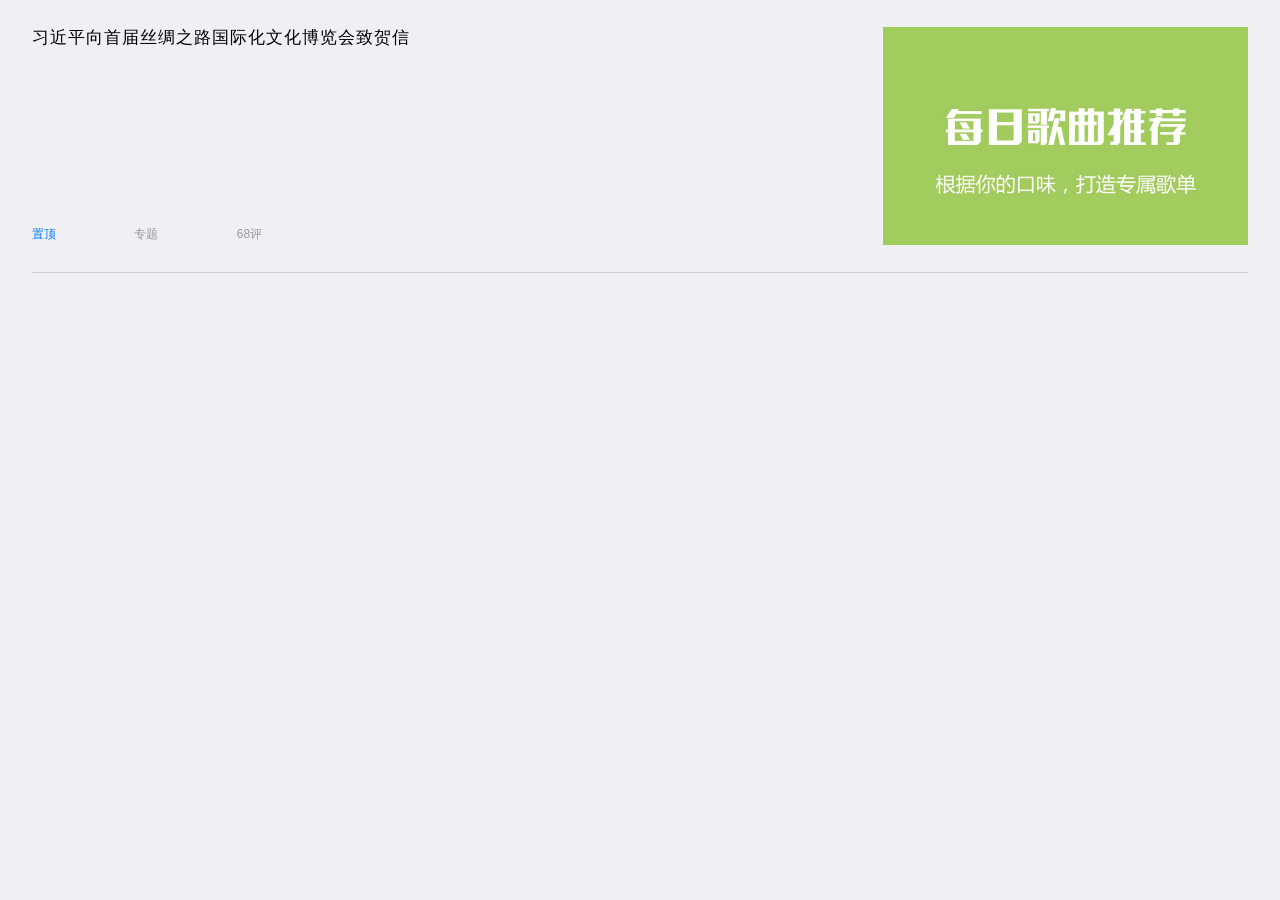
<file: app/tpl/list.html>
<!doctype html>
<html>

	<head>
		<meta charset="UTF-8">
		<title></title>
		<meta name="viewport" content="width=device-width,initial-scale=1,minimum-scale=1,maximum-scale=1,user-scalable=no" />
		<link href="../css/mui.min.css" rel="stylesheet" />
		<script src="../js/index.js"></script>
	</head>
	<style>
		.xidada{
			display: block;
			width: 95%;
			height: 0.8rem;
			border-bottom: 1px solid #ccc;
			margin-left: auto;
			margin-right: auto;
			padding: 0.08rem 0;
		}
		.xiLeft{
			width: 70%;
			height: 100%;
			float: left;
			position: relative;
		}
		.xiLeft div:nth-of-type(1){
			color: #000;
			letter-spacing: 1px;
		}
		.xiLeft div:nth-of-type(2){
			font-size: 12px;
			position: absolute;
			bottom: 0;
		}
		.xiLeft div:nth-of-type(3){
			color: #999;
			font-size: 12px;
			position: absolute;
			bottom: 0;left: 0.3rem;
		}
		.xiLeft div:nth-of-type(4){
			color: #999;
			font-size: 12px;
			position: absolute;
			bottom: 0;left: 0.6rem;
		}
		.xiRight{
			float: right;
			width: 30%;
			height: 100%;
			overflow: hidden;
		}
		.xiRight img{
			width: 100%;
		}
	</style>
	<body>
		<script src="../js/mui.min.js"></script>
		<script type="text/javascript">
			mui.init()
		</script>
		<a href="" class="xidada">
			<div class="xiLeft">
				<div>习近平向首届丝绸之路国际化文化博览会致贺信</div>
				<div>置顶</div>
				<div>专题</div>
				<div>68评</div>
			</div>
			<div class="xiRight">
				<img src="../img/yindao1.jpg" alt="" />
			</div>
		</a>
	</body>

</html>
</file>
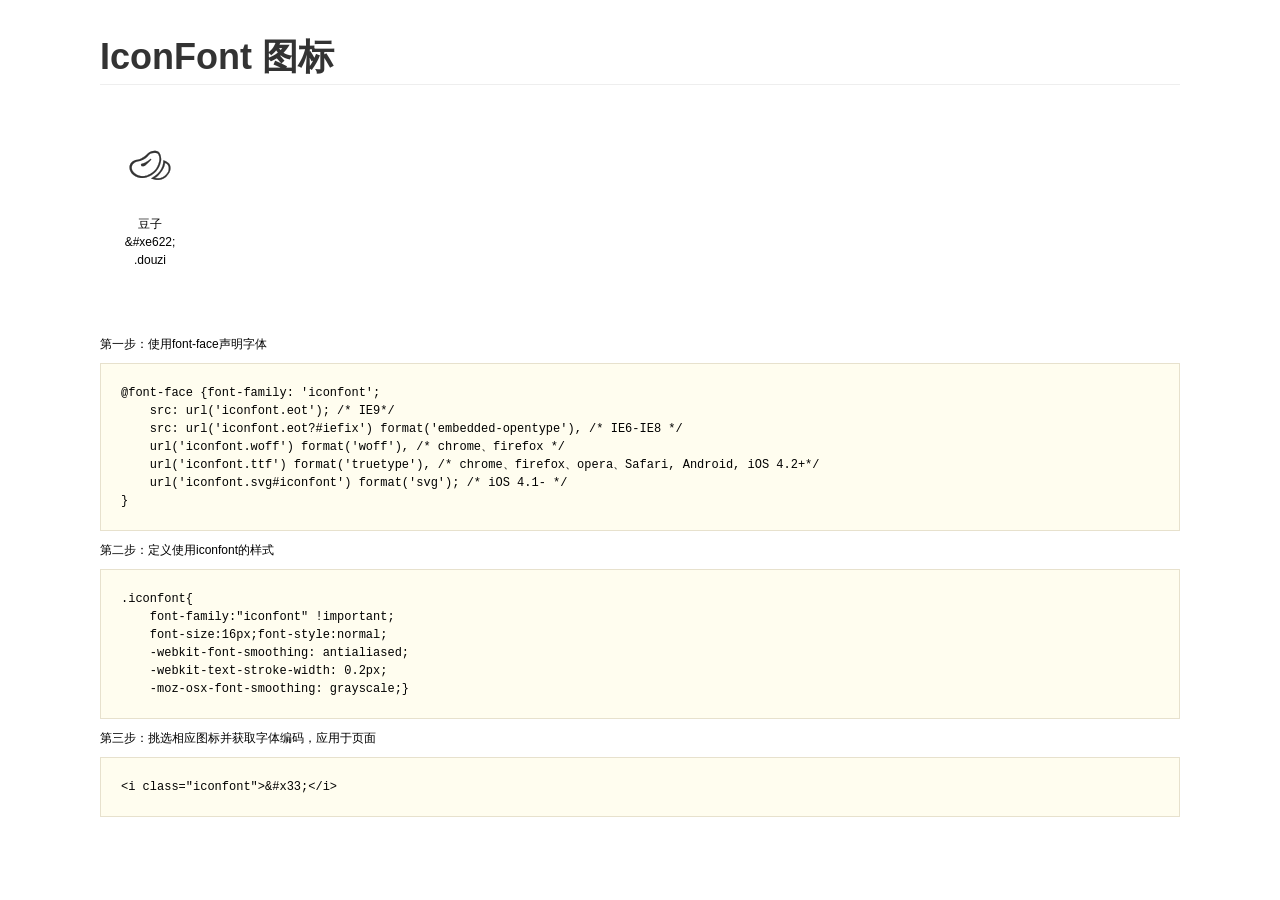
<file: 个人站/node_modules/iconfont/demo.html>
<!DOCTYPE html>
<html>
<head>
    <meta charset="utf-8"/>
    <title>IconFont</title>
    <link rel="stylesheet" href="demo.css">
    <link rel="stylesheet" href="iconfont.css">
</head>
<body>
    <div class="main">
        <h1>IconFont 图标</h1>
        <ul class="icon_lists clear">
            
                <li>
                <i class="icon iconfont">&#xe622;</i>
                    <div class="name">豆子</div>
                    <div class="code">&amp;#xe622;</div>
                    <div class="fontclass">.douzi</div>
                </li>
            
        </ul>


        <div class="helps">
            第一步：使用font-face声明字体
            <pre>
@font-face {font-family: 'iconfont';
    src: url('iconfont.eot'); /* IE9*/
    src: url('iconfont.eot?#iefix') format('embedded-opentype'), /* IE6-IE8 */
    url('iconfont.woff') format('woff'), /* chrome、firefox */
    url('iconfont.ttf') format('truetype'), /* chrome、firefox、opera、Safari, Android, iOS 4.2+*/
    url('iconfont.svg#iconfont') format('svg'); /* iOS 4.1- */
}
</pre>
第二步：定义使用iconfont的样式
            <pre>
.iconfont{
    font-family:"iconfont" !important;
    font-size:16px;font-style:normal;
    -webkit-font-smoothing: antialiased;
    -webkit-text-stroke-width: 0.2px;
    -moz-osx-font-smoothing: grayscale;}
</pre>
第三步：挑选相应图标并获取字体编码，应用于页面
<pre>
&lt;i class="iconfont"&gt;&amp;#x33;&lt;/i&gt;
</pre>
        </div>

    </div>
</body>
</html>
</file>
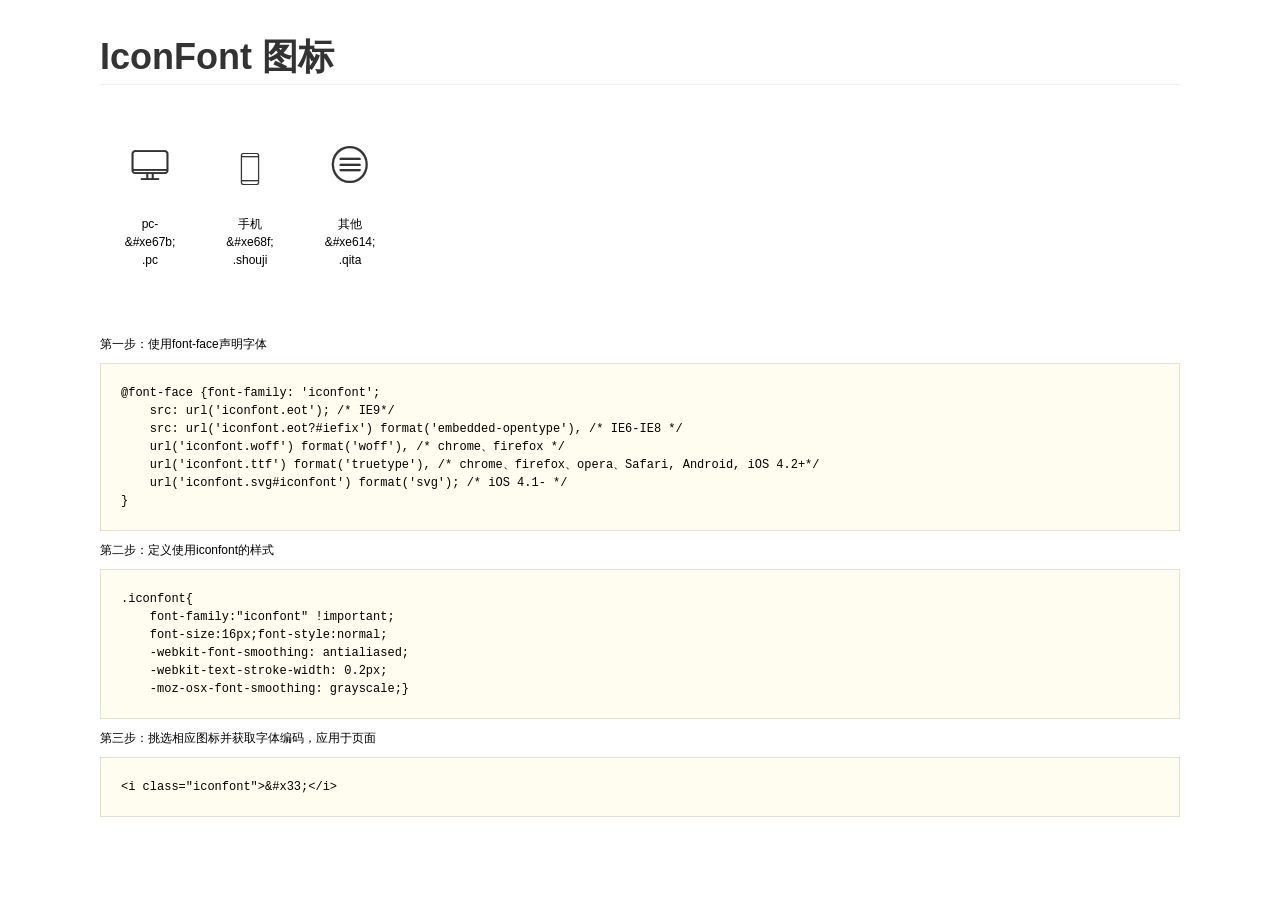
<file: 个人站/node_modules/iconfont2/demo.html>
<!DOCTYPE html>
<html>
<head>
    <meta charset="utf-8"/>
    <title>IconFont</title>
    <link rel="stylesheet" href="demo.css">
    <link rel="stylesheet" href="iconfont.css">
</head>
<body>
    <div class="main">
        <h1>IconFont 图标</h1>
        <ul class="icon_lists clear">
            
                <li>
                <i class="icon iconfont">&#xe67b;</i>
                    <div class="name">pc-</div>
                    <div class="code">&amp;#xe67b;</div>
                    <div class="fontclass">.pc</div>
                </li>
            
                <li>
                <i class="icon iconfont">&#xe68f;</i>
                    <div class="name">手机</div>
                    <div class="code">&amp;#xe68f;</div>
                    <div class="fontclass">.shouji</div>
                </li>
            
                <li>
                <i class="icon iconfont">&#xe614;</i>
                    <div class="name">其他</div>
                    <div class="code">&amp;#xe614;</div>
                    <div class="fontclass">.qita</div>
                </li>
            
        </ul>


        <div class="helps">
            第一步：使用font-face声明字体
            <pre>
@font-face {font-family: 'iconfont';
    src: url('iconfont.eot'); /* IE9*/
    src: url('iconfont.eot?#iefix') format('embedded-opentype'), /* IE6-IE8 */
    url('iconfont.woff') format('woff'), /* chrome、firefox */
    url('iconfont.ttf') format('truetype'), /* chrome、firefox、opera、Safari, Android, iOS 4.2+*/
    url('iconfont.svg#iconfont') format('svg'); /* iOS 4.1- */
}
</pre>
第二步：定义使用iconfont的样式
            <pre>
.iconfont{
    font-family:"iconfont" !important;
    font-size:16px;font-style:normal;
    -webkit-font-smoothing: antialiased;
    -webkit-text-stroke-width: 0.2px;
    -moz-osx-font-smoothing: grayscale;}
</pre>
第三步：挑选相应图标并获取字体编码，应用于页面
<pre>
&lt;i class="iconfont"&gt;&amp;#x33;&lt;/i&gt;
</pre>
        </div>

    </div>
</body>
</html>
</file>
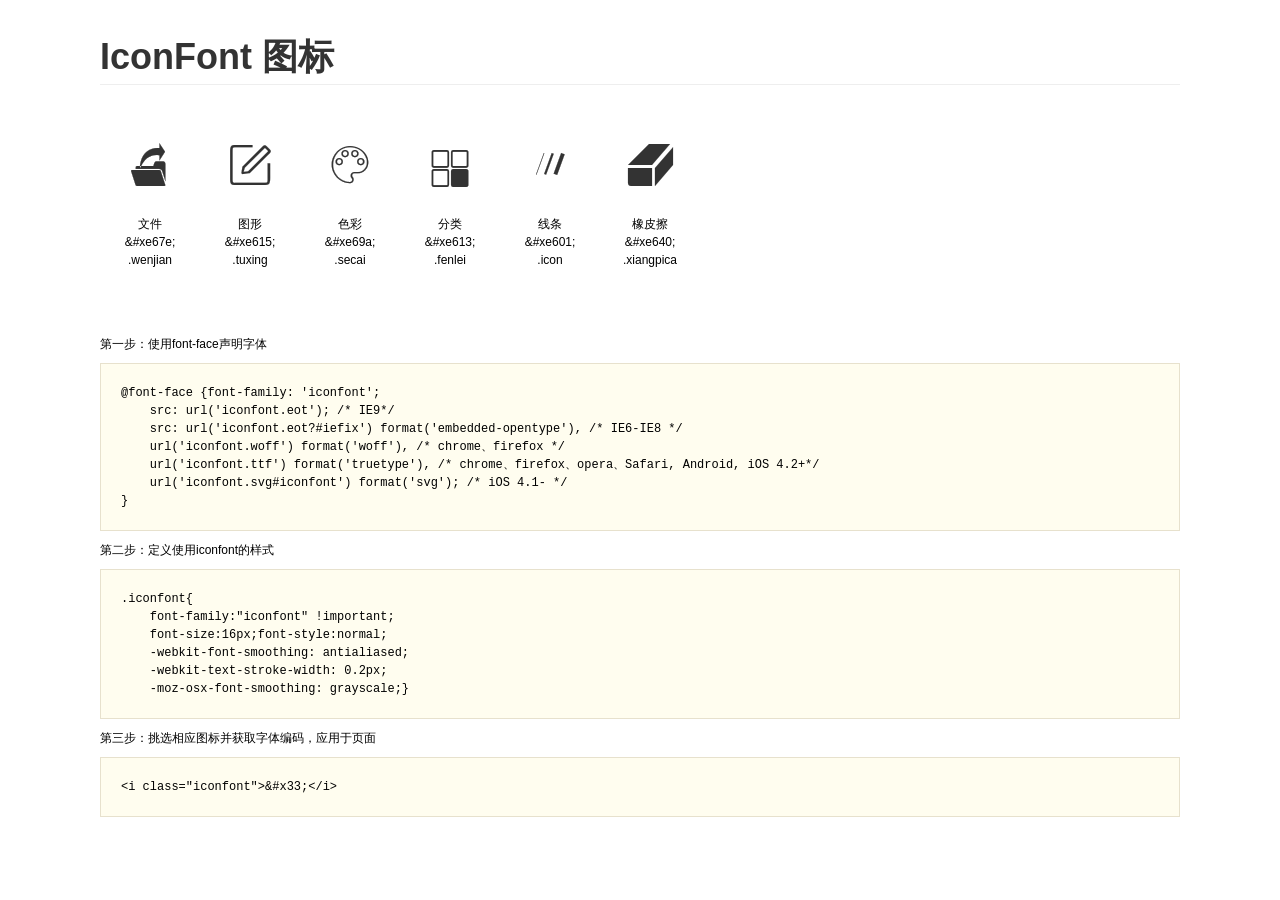
<file: 画板/node_modules/iconfont/demo.html>
<!DOCTYPE html>
<html>
<head>
    <meta charset="utf-8"/>
    <title>IconFont</title>
    <link rel="stylesheet" href="demo.css">
    <link rel="stylesheet" href="iconfont.css">
</head>
<body>
    <div class="main">
        <h1>IconFont 图标</h1>
        <ul class="icon_lists clear">
            
                <li>
                <i class="icon iconfont">&#xe67e;</i>
                    <div class="name">文件</div>
                    <div class="code">&amp;#xe67e;</div>
                    <div class="fontclass">.wenjian</div>
                </li>
            
                <li>
                <i class="icon iconfont">&#xe615;</i>
                    <div class="name">图形</div>
                    <div class="code">&amp;#xe615;</div>
                    <div class="fontclass">.tuxing</div>
                </li>
            
                <li>
                <i class="icon iconfont">&#xe69a;</i>
                    <div class="name">色彩</div>
                    <div class="code">&amp;#xe69a;</div>
                    <div class="fontclass">.secai</div>
                </li>
            
                <li>
                <i class="icon iconfont">&#xe613;</i>
                    <div class="name">分类</div>
                    <div class="code">&amp;#xe613;</div>
                    <div class="fontclass">.fenlei</div>
                </li>
            
                <li>
                <i class="icon iconfont">&#xe601;</i>
                    <div class="name">线条</div>
                    <div class="code">&amp;#xe601;</div>
                    <div class="fontclass">.icon</div>
                </li>
            
                <li>
                <i class="icon iconfont">&#xe640;</i>
                    <div class="name">橡皮擦</div>
                    <div class="code">&amp;#xe640;</div>
                    <div class="fontclass">.xiangpica</div>
                </li>
            
        </ul>


        <div class="helps">
            第一步：使用font-face声明字体
            <pre>
@font-face {font-family: 'iconfont';
    src: url('iconfont.eot'); /* IE9*/
    src: url('iconfont.eot?#iefix') format('embedded-opentype'), /* IE6-IE8 */
    url('iconfont.woff') format('woff'), /* chrome、firefox */
    url('iconfont.ttf') format('truetype'), /* chrome、firefox、opera、Safari, Android, iOS 4.2+*/
    url('iconfont.svg#iconfont') format('svg'); /* iOS 4.1- */
}
</pre>
第二步：定义使用iconfont的样式
            <pre>
.iconfont{
    font-family:"iconfont" !important;
    font-size:16px;font-style:normal;
    -webkit-font-smoothing: antialiased;
    -webkit-text-stroke-width: 0.2px;
    -moz-osx-font-smoothing: grayscale;}
</pre>
第三步：挑选相应图标并获取字体编码，应用于页面
<pre>
&lt;i class="iconfont"&gt;&amp;#x33;&lt;/i&gt;
</pre>
        </div>

    </div>
</body>
</html>
</file>
<file: 个人站/css/index.css>
body,ul,ol,dl,dt,dd,h1,h2,h3,h4,h5,h6,p{
    margin: 0;padding: 0;list-style: none;font-family: "微软雅黑";width: 100%;height: 100%;
}
a{
    text-decoration: none;
    /*去除a标签的下划线*/
}
a img{
    border: none;
}
.section-one{
    background-image: url("../img/bg01.jpg");
    background-repeat: no-repeat;
    background-size: cover;
}
.section-two{
    background-image: url("../img/bg02.jpg");
    background-repeat: no-repeat;
    background-size: cover;
}
.section-three{
    background-image: url("../img/bg03.jpg");
    background-repeat: no-repeat;
    background-size: cover;
    overflow: hidden;
}
.section-four{
    background-image: url("../img/bg04.jpg");
    background-repeat: no-repeat;
    background-size: cover;
}
.two{
    background: blue;
}
.three{
    background: pink;
}
.four{
    background: yellow;
}
.one-btm{
    width: 100%;
    height: 80px;
    position: fixed;
    left: 0;bottom: 0;
    background: rgba(0,55,120,0.5);
    overflow: hidden;
    z-index: 100;
}
.arrow{
    cursor: pointer;
    width: 30px;
    height: 26px;
    position: absolute;
    left: 50%;
    margin-left: -15px;
    bottom: 30px;
    animation: arrow 1.5s ease infinite alternate;
}
@keyframes arrow{
    0%{
        transform: translate(0,2px);
        opacity: 0.2;
    }
    100%{
        transform: translate(0,-2px);
        opacity: 1;
    }
}
canvas{
    margin-left: 20%;
}
.nav{
    width: 100%;
    height: 60px;
    background: rgba(22,139,216,1);
    position: fixed;
    left: 0;top: 0;
    z-index: 100;
}
.con{
    width: 90%;
    height: 60px;
    margin: auto;
}
.img{
    width: 60px;
    height: 60px;
    float: left;
}
.con .bean{
    text-decoration: none;
    margin-left: 10px;
    font-size: 20px;
    line-height: 60px;
    color: #fff;
    float: left;
    font-family: "Microsoft Sans Serif";
    cursor: pointer;
}
.bean:hover{
    text-decoration:none;
    color: #fff;
}
@font-face {font-family: 'iconfont';
    src: url('../node_modules/iconfont/iconfont.eot'); /* IE9*/
    src: url('../node_modules/iconfont/iconfont.eot?#iefix') format('embedded-opentype'), /* IE6-IE8 */
    url('../node_modules/iconfont/iconfont.woff') format('woff'), /* chrome、firefox */
    url('../node_modules/iconfont/iconfont.ttf') format('truetype'), /* chrome、firefox、opera、Safari, Android, iOS 4.2+*/
    url('../node_modules/iconfont/iconfont.svg#iconfont') format('svg'); /* iOS 4.1- */
}
.iconfont{
    font-family: "iconfont";
    font-size: 50px;
    line-height: 60px;
    float: left;
    color: #fff;
}
.con .lianxi{
    text-decoration:none;
    font-size: 18px;
    float: right;
    color: #fff;
    line-height: 60px;
    margin: auto 20px;
    font-family: "Microsoft Yahei";
    cursor: pointer;
}
.liaxni:hover{
    text-decoration:none;
    color: #fff;
}
.con .project{
    text-decoration:none;
    font-size: 18px;
    float: right;
    color: #fff;
    line-height: 60px;
    margin: auto 20px;
    font-family: "Microsoft Yahei";
    cursor: pointer;
}
.project:hover{
    text-decoration:none;
    color: #fff;
}
.con .technology{
    text-decoration:none;
    display: block;
    font-size: 18px;
    float: right;
    color: #fff;
    line-height: 60px;
    margin: auto 20px;
    font-family: "Microsoft Yahei";
    cursor: pointer;
}
.technology:hover{
    text-decoration:none;
    color: #fff;
}
.con .aboutMe{
    text-decoration:none;
    font-size: 18px;
    float: right;
    color: #fff;
    line-height: 60px;
    margin: auto 20px;
    font-family: "Microsoft Yahei";
    cursor: pointer;
}
.aboutMe:hover{
    text-decoration:none;
    color: #fff;
}
.first_con{
    width: 100%;
    height: 100%;
    position: absolute;
    left: 0;top: 0;right: 0;bottom: 0;
    margin: auto;
    transform-style: preserve-3d;
}
.con_one{
    width: 100%;
    text-align: center;
    font-size: 26px;
    font-family: "Microsoft Yahei";
    color: #fff;
    position: absolute;
    top: 40%;
    display: none;
    /*animation: love 3s ease;*/
}
@keyframes love {
    0%{
        font-size: 39px;
    }
    10%{
        font-size: 54px;
    }
    50%{
        font-size: 13px;
    }
    100%{
        font-size: 26px;
    }
}
.con_y{
    width: 100%;
    text-align: center;
    font-size: 50px;
    font-family: "Microsoft Yahei";
    color: #fff;
    position: absolute;
    top: 29%;
    transform: translate(0,-500px);
    /*transition: all 2s ease 1s;*/
}
.con_y span:first-of-type{
    font-family: "Microsoft Yahei";
    color: #009966;
    font-weight: 600;
    text-shadow: 3px -2px 8px #003300;
}
.con_y span:last-of-type{
    font-family: "Microsoft Yahei";
    color: #CC9900;
    vertical-align: top;
    font-size: 48px;
    margin-left: 5px;
}
.myself{
    width: 100%;
    text-align: center;
    font-size: 0;
    font-family: "Microsoft Yahei";
    color: #fff;
    position: absolute;
    top: 26%;
}
.icon{
    height:140px;
    border-radius:25%;
    overflow: hidden;
    text-align: center;
    line-height: 140px;
    display: table;
    width: auto;
    margin-left: auto;
    margin-right: auto;
    width:140px;

}
.icon img{
    width: 100%;
    height: 100%;
}
.context{
    width: 100%;
    height: 250px;
    background: url("../img/me.jpg") center no-repeat;
    background-size:cover;
    overflow: hidden;
    transition: all 1s ease 0.5s;
}
.context h1{
    font-size: 36px;
    color: #fff;
    width: 100%;
    font-family: inherit;
    text-align: center;
    padding-top: 15px;
    height: 55px;
}
.context .word{
    width: 100%;
    color: #fff;
    text-align: center;
    font-size: 20px;
    font-family: "Microsoft Yahei";
    height: 35px;
}
.letter{
    height:40px;
    text-align: center;
    line-height: 40px;
    display: table;
    width: auto;
    margin-left: auto;
    margin-right: auto;
    width:40px;
    opacity: 0;
}
.message{
    position: relative;
    top: 500px;
}
.letter{
    font-family: "Microsoft Yahei";
    position: absolute;
    top: 140px;
    left: 0;right: 0;
    width: 140px;
    padding-top: 10px;
}
.message{
    opacity: 0;
}
.section-three{
    font-family: "Microsoft Yahei";
    position: relative;
    font-size: 16px;
    overflow: hidden;
}
.pc{
    position: absolute;
    left: -100%;top: 16%;
}
.phone{
    position: absolute;
    left: 200%;top: 37%;
}
.other{
    position: absolute;
    left: 10%;top: 52%;
}
.skill{
    position: absolute;
    left: 0; right: 0;
    /*bottom: 20%;*/
    color: #fff;
    bottom: -100%;
}
.skill span:nth-of-type(1){
    position: absolute;
    left: 13%; bottom: 10%;
    font-size: 46px;
    font-family: "Helvetica";
    transform-origin:left;
    animation: ht 2s ease infinite alternate;
}
@-webkit-keyframes ht {
    0%{
        transform:rotate(-5deg);
    }
    100%{
        transform:rotate(5deg);
    }
}
.skill span:nth-of-type(2){
    position: absolute;
    left: 40%;top: 8%;
    font-size: 20px;
    font-family: "Microsoft Yahei";
}
.skill span:nth-of-type(3){
    position: absolute;
    left: 26%;top: 5%;
    font-size: 22px;
    font-family: "Microsoft Yahei";
}
.skill span:nth-of-type(4){
    position: absolute;
    left: 32%;top: 6%;
    font-size: 24px;
    font-family: "Microsoft Yahei";
}
.skill span:nth-of-type(5){
    position: absolute;
    left: 47%;top: 6%;
    font-size: 24px;
    font-family: "Microsoft Yahei";
}
.skill span:nth-of-type(6){
    position: absolute;
    left: 65%;top: 0;
    font-size: 20px;
    font-family: "Microsoft Yahei";
}
@font-face {font-family: 'iconfont2';
    src: url('../node_modules/iconfont2/iconfont.eot'); /* IE9*/
    src: url('../node_modules/iconfont2/iconfont.eot?#iefix') format('embedded-opentype'), /* IE6-IE8 */
    url('../node_modules/iconfont2/iconfont.woff') format('woff'), /* chrome、firefox */
    url('../node_modules/iconfont2/iconfont.ttf') format('truetype'), /* chrome、firefox、opera、Safari, Android, iOS 4.2+*/
    url('../node_modules/iconfont2/iconfont.svg#iconfont') format('svg'); /* iOS 4.1- */
}
.pc:before{
    content: "\e67b";
    font-family: "iconfont2";
    font-size: 23px;
    color: #fff;
}
.phone:before{
    content: "\e68f";
    font-family: "iconfont2";
    font-size: 24px;
    color: #fff;
}
.other:before{
    content: "\e614";
    font-family: "iconfont2";
    font-size: 23px;
    color: #fff;
}
.boat{
    width: 25%;
    position: absolute;
    right: 19%;
    top: 29%;
    animation: boat ease 1.5s infinite alternate;
}
@-webkit-keyframes boat {
    0%{
        top: 29.5%;
    }
    100%{
        top: 28.5%;
    }
}
.box_yyt{
    width: 100%;
    height: 80%;
    margin-top: -2%;
    padding:1% 10%;
}
.con_yyt{
    height: 100%;
}
.ctc_yyt{
    display: block;
    height: 44%;
    margin-bottom: 12%;
    margin-top: 7%;
    box-shadow: 9px 9px 5px rgba(102,102,102,0.8);
}
.con_yyt .a{
    background: url("../img/trt.png") no-repeat;
    background-size:contain ;
    position: relative;
    overflow: hidden;
}
.con_yyt .a div{
    position: absolute;
    left: 0;bottom: -40%;
    width: 100%;
    height: 25%;
    background: #000;
    opacity: 0.7;
    color: #fff;
    font-size: 12px;
    line-height: 20px;
    padding: 3% 4%;
    transition: bottom 1s ease;
}
.con_yyt .a:hover div{
    bottom: 0;
}
.con_yyt .b{
    background: url("../img/ouxun.png") no-repeat;
    background-size: cover;
    position: relative;
    overflow: hidden;
}
.con_yyt .b div{
    position: absolute;
    left: 0;bottom: -40%;
    width: 100%;
    height: 25%;
    background: #000;
    opacity: 0.7;
    color: #fff;
    font-size: 12px;
    line-height: 20px;
    padding: 3% 4%;
    transition: bottom 1s ease;
}
.con_yyt .b:hover div{
    bottom: 0;
}
.con_yyt .c{
    background: url("../img/rungame.png") no-repeat;
    background-size: cover;
    position: relative;
    overflow: hidden;
}
.con_yyt .c div{
    position: absolute;
    left: 0;bottom: -40%;
    width: 100%;
    height: 25%;
    background: #000;
    opacity: 0.7;
    color: #fff;
    font-size: 12px;
    line-height: 20px;
    padding: 3% 4%;
    transition: bottom 1s ease;
}
.con_yyt .c:hover div{
    bottom: 0;
}
.con_yyt .d{
    background: url("../img/lettergame.png") no-repeat;
    background-size: cover;
    position: relative;
    overflow: hidden;
}
.con_yyt .d div{
    position: absolute;
    left: 0;bottom: -40%;
    width: 100%;
    height: 25%;
    background: #000;
    opacity: 0.7;
    color: #fff;
    font-size: 12px;
    line-height: 20px;
    padding: 3% 4%;
    transition: bottom 1s ease;
}
.con_yyt .d:hover div{
    bottom: 0;
}
.con_yyt .e{
    background: url("../img/board.png") no-repeat;
    background-size: cover;
    position: relative;
    overflow: hidden;
}
.con_yyt .e div{
    position: absolute;
    left: 0;bottom: -40%;
    width: 100%;
    height: 25%;
    background: #000;
    opacity: 0.7;
    color: #fff;
    font-size: 12px;
    line-height: 20px;
    padding: 3% 4%;
    transition: bottom 1s ease;
}
.con_yyt .e:hover div{
    bottom: 0;
}
.con_yyt .f{
    background: url("../img/todolist.png") no-repeat;
    background-size: cover;
    position: relative;
    overflow: hidden;
}
.con_yyt .f div{
    position: absolute;
    left: 0;bottom: -40%;
    width: 100%;
    height: 25%;
    background: #000;
    opacity: 0.7;
    color: #fff;
    font-size: 12px;
    line-height: 20px;
    padding: 3% 4%;
    transition: bottom 1s;ease;
}
.con_yyt .f:hover div{
    bottom: 0;
}
.con_yyt .g{
    background: url("../img/app.jpg") no-repeat;
    background-size: 100%;
    position: relative;
    overflow: hidden;
}
.con_yyt .g div{
    position: absolute;
    left: 0;bottom: -40%;
    width: 100%;
    height: 25%;
    background: #000;
    opacity: 0.7;
    color: #fff;
    font-size: 12px;
    line-height: 20px;
    padding: 3% 4%;
    transition: bottom 1s ease;
}
.con_yyt .g:hover div{
    bottom: 0;
}
.con_yyt .h{
    background: #DCDCDC;
    color: #555;
    font-weight: 600;
    text-align: center;
    line-height: 120px;
    font-family: "Microsoft Yahei";
    font-size: 18px;
    text-decoration: none;
}
</file>
<file: 个人站/node_modules/css/lessll.css>
* {
  box-sizing: border-box;
}
.container {
  margin: auto;
  width: 1010px;
}
.container-fuild {
  width: 100%;
}
.container > .row {
  width: 100%;
  height: auto;
}
.container > .row:before,
.container > .row:after {
  content: "";
  display: block;
  clear: both;
}
.container-fuild > .row {
  width: 100%;
  height: auto;
}
.container-fuild > .row:before,
.container-fuild > .row:after {
  content: "";
  display: block;
  clear: both;
}
/*小屏*/
.container > .row > .col-s-1 {
  width: 5%;
  float: left;
}
.container-fuild > .row > .col-s-1 {
  width: 5%;
  float: left;
}
.container > .row > .col-s-2 {
  width: 10%;
  float: left;
}
.container-fuild > .row > .col-s-2 {
  width: 10%;
  float: left;
}
.container > .row > .col-s-3 {
  width: 15%;
  float: left;
}
.container-fuild > .row > .col-s-3 {
  width: 15%;
  float: left;
}
.container > .row > .col-s-4 {
  width: 20%;
  float: left;
}
.container-fuild > .row > .col-s-4 {
  width: 20%;
  float: left;
}
.container > .row > .col-s-5 {
  width: 25%;
  float: left;
}
.container-fuild > .row > .col-s-5 {
  width: 25%;
  float: left;
}
.container > .row > .col-s-6 {
  width: 30%;
  float: left;
}
.container-fuild > .row > .col-s-6 {
  width: 30%;
  float: left;
}
.container > .row > .col-s-7 {
  width: 35%;
  float: left;
}
.container-fuild > .row > .col-s-7 {
  width: 35%;
  float: left;
}
.container > .row > .col-s-8 {
  width: 40%;
  float: left;
}
.container-fuild > .row > .col-s-8 {
  width: 40%;
  float: left;
}
.container > .row > .col-s-9 {
  width: 45%;
  float: left;
}
.container-fuild > .row > .col-s-9 {
  width: 45%;
  float: left;
}
.container > .row > .col-s-10 {
  width: 50%;
  float: left;
}
.container-fuild > .row > .col-s-10 {
  width: 50%;
  float: left;
}
.container > .row > .col-s-11 {
  width: 55%;
  float: left;
}
.container-fuild > .row > .col-s-11 {
  width: 55%;
  float: left;
}
.container > .row > .col-s-12 {
  width: 60%;
  float: left;
}
.container-fuild > .row > .col-s-12 {
  width: 60%;
  float: left;
}
.container > .row > .col-s-13 {
  width: 65%;
  float: left;
}
.container-fuild > .row > .col-s-13 {
  width: 65%;
  float: left;
}
.container > .row > .col-s-14 {
  width: 70%;
  float: left;
}
.container-fuild > .row > .col-s-14 {
  width: 70%;
  float: left;
}
.container > .row > .col-s-15 {
  width: 75%;
  float: left;
}
.container-fuild > .row > .col-s-15 {
  width: 75%;
  float: left;
}
.container > .row > .col-s-16 {
  width: 80%;
  float: left;
}
.container-fuild > .row > .col-s-16 {
  width: 80%;
  float: left;
}
.container > .row > .col-s-17 {
  width: 85%;
  float: left;
}
.container-fuild > .row > .col-s-17 {
  width: 85%;
  float: left;
}
.container > .row > .col-s-18 {
  width: 90%;
  float: left;
}
.container-fuild > .row > .col-s-18 {
  width: 90%;
  float: left;
}
.container > .row > .col-s-19 {
  width: 95%;
  float: left;
}
.container-fuild > .row > .col-s-19 {
  width: 95%;
  float: left;
}
.container > .row > .col-s-20 {
  width: 100%;
  float: left;
}
.container-fuild > .row > .col-s-20 {
  width: 100%;
  float: left;
}
.container > .row > .col-s-hide {
  display: none;
}
.container-fuild > .row > .col-s-hide {
  display: none;
}
/*中屏*/
@media screen and (min-width: 1255px) {
  .container {
    width: 1255px;
  }
  .container > .row > .col-m-1 {
    width: 5%;
    float: left;
  }
  .container-fuild > .row > .col-m-1 {
    width: 5%;
    float: left;
  }
  .container > .row > .col-m-2 {
    width: 10%;
    float: left;
  }
  .container-fuild > .row > .col-m-2 {
    width: 10%;
    float: left;
  }
  .container > .row > .col-m-3 {
    width: 15%;
    float: left;
  }
  .container-fuild > .row > .col-m-3 {
    width: 15%;
    float: left;
  }
  .container > .row > .col-m-4 {
    width: 20%;
    float: left;
  }
  .container-fuild > .row > .col-m-4 {
    width: 20%;
    float: left;
  }
  .container > .row > .col-m-5 {
    width: 25%;
    float: left;
  }
  .container-fuild > .row > .col-m-5 {
    width: 25%;
    float: left;
  }
  .container > .row > .col-m-6 {
    width: 30%;
    float: left;
  }
  .container-fuild > .row > .col-m-6 {
    width: 30%;
    float: left;
  }
  .container > .row > .col-m-7 {
    width: 35%;
    float: left;
  }
  .container-fuild > .row > .col-m-7 {
    width: 35%;
    float: left;
  }
  .container > .row > .col-m-8 {
    width: 40%;
    float: left;
  }
  .container-fuild > .row > .col-m-8 {
    width: 40%;
    float: left;
  }
  .container > .row > .col-m-9 {
    width: 45%;
    float: left;
  }
  .container-fuild > .row > .col-m-9 {
    width: 45%;
    float: left;
  }
  .container > .row > .col-m-10 {
    width: 50%;
    float: left;
  }
  .container-fuild > .row > .col-m-10 {
    width: 50%;
    float: left;
  }
  .container > .row > .col-m-11 {
    width: 55%;
    float: left;
  }
  .container-fuild > .row > .col-m-11 {
    width: 55%;
    float: left;
  }
  .container > .row > .col-m-12 {
    width: 60%;
    float: left;
  }
  .container-fuild > .row > .col-m-12 {
    width: 60%;
    float: left;
  }
  .container > .row > .col-m-13 {
    width: 65%;
    float: left;
  }
  .container-fuild > .row > .col-m-13 {
    width: 65%;
    float: left;
  }
  .container > .row > .col-m-14 {
    width: 70%;
    float: left;
  }
  .container-fuild > .row > .col-m-14 {
    width: 70%;
    float: left;
  }
  .container > .row > .col-m-15 {
    width: 75%;
    float: left;
  }
  .container-fuild > .row > .col-m-15 {
    width: 75%;
    float: left;
  }
  .container > .row > .col-m-16 {
    width: 80%;
    float: left;
  }
  .container-fuild > .row > .col-m-16 {
    width: 80%;
    float: left;
  }
  .container > .row > .col-m-17 {
    width: 85%;
    float: left;
  }
  .container-fuild > .row > .col-m-17 {
    width: 85%;
    float: left;
  }
  .container > .row > .col-m-18 {
    width: 90%;
    float: left;
  }
  .container-fuild > .row > .col-m-18 {
    width: 90%;
    float: left;
  }
  .container > .row > .col-m-19 {
    width: 95%;
    float: left;
  }
  .container-fuild > .row > .col-m-19 {
    width: 95%;
    float: left;
  }
  .container > .row > .col-m-20 {
    width: 100%;
    float: left;
  }
  .container-fuild > .row > .col-m-20 {
    width: 100%;
    float: left;
  }
  .container > .row > .col-s-hide {
    display: block;
  }
  .container > .row > .col-l-hide {
    display: block;
  }
  .container > .row > .col-m-hide {
    display: none;
  }
  .container-fuild > .row > .col-s-hide {
    display: block;
  }
  .container-fuild > .row > .col-l-hide {
    display: block;
  }
  .container-fuild > .row > .col-m-hide {
    display: none;
  }
}
/*大屏*/
</file>
<file: 个人站/node_modules/css/aninate.css>
/*圆周运动*/
@keyframes circle {
  0% {
    font-size: -4px;
    top: 24%;
  }
  0.5% {
    font-size: -3px;
    top: 23.81151219%;
  }
  1% {
    font-size: -3px;
    top: 23.62307089%;
  }
  1.5% {
    font-size: -2px;
    top: 23.43472259%;
  }
  2% {
    font-size: -2px;
    top: 23.24651377%;
  }
  2.5% {
    font-size: -2px;
    top: 23.05849085%;
  }
  3% {
    font-size: -1px;
    top: 22.87070024%;
  }
  3.5% {
    font-size: -1px;
    top: 22.68318827%;
  }
  4% {
    font-size: 0px;
    top: 22.4960012%;
  }
  4.5% {
    font-size: 0px;
    top: 22.30918522%;
  }
  5% {
    font-size: 0px;
    top: 22.12278642%;
  }
  5.5% {
    font-size: 1px;
    top: 21.9368508%;
  }
  6% {
    font-size: 1px;
    top: 21.75142422%;
  }
  6.5% {
    font-size: 1px;
    top: 21.56655246%;
  }
  7% {
    font-size: 2px;
    top: 21.3822811%;
  }
  7.5% {
    font-size: 2px;
    top: 21.19865563%;
  }
  8% {
    font-size: 3px;
    top: 21.01572135%;
  }
  8.5% {
    font-size: 3px;
    top: 20.8335234%;
  }
  9% {
    font-size: 3px;
    top: 20.65210673%;
  }
  9.5% {
    font-size: 4px;
    top: 20.4715161%;
  }
  10% {
    font-size: 4px;
    top: 20.29179607%;
  }
  10.5% {
    font-size: 4px;
    top: 20.11299098%;
  }
  11% {
    font-size: 5px;
    top: 19.93514496%;
  }
  11.5% {
    font-size: 5px;
    top: 19.75830187%;
  }
  12% {
    font-size: 5px;
    top: 19.58250537%;
  }
  12.5% {
    font-size: 6px;
    top: 19.40779881%;
  }
  13% {
    font-size: 6px;
    top: 19.23422531%;
  }
  13.5% {
    font-size: 7px;
    top: 19.0618277%;
  }
  14% {
    font-size: 7px;
    top: 18.8906485%;
  }
  14.5% {
    font-size: 7px;
    top: 18.72072996%;
  }
  15% {
    font-size: 8px;
    top: 18.552114%;
  }
  15.5% {
    font-size: 8px;
    top: 18.38484223%;
  }
  16% {
    font-size: 8px;
    top: 18.21895591%;
  }
  16.5% {
    font-size: 9px;
    top: 18.05449598%;
  }
  17% {
    font-size: 9px;
    top: 17.89150301%;
  }
  17.5% {
    font-size: 10px;
    top: 17.73001722%;
  }
  18% {
    font-size: 10px;
    top: 17.57007846%;
  }
  18.5% {
    font-size: 10px;
    top: 17.41172618%;
  }
  19% {
    font-size: 11px;
    top: 17.25499947%;
  }
  19.5% {
    font-size: 11px;
    top: 17.09993698%;
  }
  20% {
    font-size: 11px;
    top: 16.94657697%;
  }
  20.5% {
    font-size: 12px;
    top: 16.7949573%;
  }
  21% {
    font-size: 12px;
    top: 16.64511536%;
  }
  21.5% {
    font-size: 12px;
    top: 16.49708812%;
  }
  22% {
    font-size: 13px;
    top: 16.35091212%;
  }
  22.5% {
    font-size: 13px;
    top: 16.20662342%;
  }
  23% {
    font-size: 13px;
    top: 16.06425762%;
  }
  23.5% {
    font-size: 14px;
    top: 15.92384984%;
  }
  24% {
    font-size: 14px;
    top: 15.78543473%;
  }
  24.5% {
    font-size: 15px;
    top: 15.64904644%;
  }
  25% {
    font-size: 15px;
    top: 15.51471863%;
  }
  25.5% {
    font-size: 15px;
    top: 15.38248443%;
  }
  26% {
    font-size: 16px;
    top: 15.25237647%;
  }
  26.5% {
    font-size: 16px;
    top: 15.12442686%;
  }
  27% {
    font-size: 16px;
    top: 14.99866716%;
  }
  27.5% {
    font-size: 17px;
    top: 14.87512841%;
  }
  28% {
    font-size: 17px;
    top: 14.75384109%;
  }
  28.5% {
    font-size: 17px;
    top: 14.63483511%;
  }
  29% {
    font-size: 18px;
    top: 14.51813985%;
  }
  29.5% {
    font-size: 18px;
    top: 14.4037841%;
  }
  30% {
    font-size: 18px;
    top: 14.29179607%;
  }
  30.5% {
    font-size: 19px;
    top: 14.18220339%;
  }
  31% {
    font-size: 19px;
    top: 14.07503311%;
  }
  31.5% {
    font-size: 19px;
    top: 13.97031166%;
  }
  32% {
    font-size: 20px;
    top: 13.86806489%;
  }
  32.5% {
    font-size: 20px;
    top: 13.76831803%;
  }
  33% {
    font-size: 20px;
    top: 13.67109568%;
  }
  33.5% {
    font-size: 21px;
    top: 13.57642183%;
  }
  34% {
    font-size: 21px;
    top: 13.48431984%;
  }
  34.5% {
    font-size: 21px;
    top: 13.39481244%;
  }
  35% {
    font-size: 22px;
    top: 13.30792171%;
  }
  35.5% {
    font-size: 22px;
    top: 13.22366909%;
  }
  36% {
    font-size: 22px;
    top: 13.14207537%;
  }
  36.5% {
    font-size: 23px;
    top: 13.06316068%;
  }
  37% {
    font-size: 23px;
    top: 12.98694449%;
  }
  37.5% {
    font-size: 23px;
    top: 12.91344561%;
  }
  38% {
    font-size: 23px;
    top: 12.84268217%;
  }
  38.5% {
    font-size: 24px;
    top: 12.77467163%;
  }
  39% {
    font-size: 24px;
    top: 12.70943077%;
  }
  39.5% {
    font-size: 24px;
    top: 12.64697569%;
  }
  40% {
    font-size: 25px;
    top: 12.5873218%;
  }
  40.5% {
    font-size: 25px;
    top: 12.53048382%;
  }
  41% {
    font-size: 25px;
    top: 12.47647577%;
  }
  41.5% {
    font-size: 26px;
    top: 12.42531098%;
  }
  42% {
    font-size: 26px;
    top: 12.37700207%;
  }
  42.5% {
    font-size: 26px;
    top: 12.33156096%;
  }
  43% {
    font-size: 27px;
    top: 12.28899886%;
  }
  43.5% {
    font-size: 27px;
    top: 12.24932627%;
  }
  44% {
    font-size: 27px;
    top: 12.21255299%;
  }
  44.5% {
    font-size: 27px;
    top: 12.17868809%;
  }
  45% {
    font-size: 28px;
    top: 12.14773991%;
  }
  45.5% {
    font-size: 28px;
    top: 12.11971611%;
  }
  46% {
    font-size: 28px;
    top: 12.09462358%;
  }
  46.5% {
    font-size: 29px;
    top: 12.07246853%;
  }
  47% {
    font-size: 29px;
    top: 12.05325642%;
  }
  47.5% {
    font-size: 29px;
    top: 12.036992%;
  }
  48% {
    font-size: 29px;
    top: 12.02367926%;
  }
  48.5% {
    font-size: 30px;
    top: 12.0133215%;
  }
  49% {
    font-size: 30px;
    top: 12.00592128%;
  }
  49.5% {
    font-size: 30px;
    top: 12.00148041%;
  }
  50% {
    font-size: 30px;
    top: 12%;
  }
  50.5% {
    font-size: 31px;
    top: 12.00148041%;
  }
  51% {
    font-size: 31px;
    top: 12.00592128%;
  }
  51.5% {
    font-size: 31px;
    top: 12.0133215%;
  }
  52% {
    font-size: 31px;
    top: 12.02367926%;
  }
  52.5% {
    font-size: 32px;
    top: 12.036992%;
  }
  53% {
    font-size: 32px;
    top: 12.05325642%;
  }
  53.5% {
    font-size: 32px;
    top: 12.07246853%;
  }
  54% {
    font-size: 33px;
    top: 12.09462358%;
  }
  54.5% {
    font-size: 33px;
    top: 12.11971611%;
  }
  55% {
    font-size: 33px;
    top: 12.14773991%;
  }
  55.5% {
    font-size: 33px;
    top: 12.17868809%;
  }
  56% {
    font-size: 33px;
    top: 12.21255299%;
  }
  56.5% {
    font-size: 34px;
    top: 12.24932627%;
  }
  57% {
    font-size: 34px;
    top: 12.28899886%;
  }
  57.5% {
    font-size: 34px;
    top: 12.33156096%;
  }
  58% {
    font-size: 34px;
    top: 12.37700207%;
  }
  58.5% {
    font-size: 35px;
    top: 12.42531098%;
  }
  59% {
    font-size: 35px;
    top: 12.47647577%;
  }
  59.5% {
    font-size: 35px;
    top: 12.53048382%;
  }
  60% {
    font-size: 35px;
    top: 12.5873218%;
  }
  60.5% {
    font-size: 36px;
    top: 12.64697569%;
  }
  61% {
    font-size: 36px;
    top: 12.70943077%;
  }
  61.5% {
    font-size: 36px;
    top: 12.77467163%;
  }
  62% {
    font-size: 36px;
    top: 12.84268217%;
  }
  62.5% {
    font-size: 36px;
    top: 12.91344561%;
  }
  63% {
    font-size: 37px;
    top: 12.98694449%;
  }
  63.5% {
    font-size: 37px;
    top: 13.06316068%;
  }
  64% {
    font-size: 37px;
    top: 13.14207537%;
  }
  64.5% {
    font-size: 37px;
    top: 13.22366909%;
  }
  65% {
    font-size: 37px;
    top: 13.30792171%;
  }
  65.5% {
    font-size: 38px;
    top: 13.39481244%;
  }
  66% {
    font-size: 38px;
    top: 13.48431984%;
  }
  66.5% {
    font-size: 38px;
    top: 13.57642183%;
  }
  67% {
    font-size: 38px;
    top: 13.67109568%;
  }
  67.5% {
    font-size: 38px;
    top: 13.76831803%;
  }
  68% {
    font-size: 39px;
    top: 13.86806489%;
  }
  68.5% {
    font-size: 39px;
    top: 13.97031166%;
  }
  69% {
    font-size: 39px;
    top: 14.07503311%;
  }
  69.5% {
    font-size: 39px;
    top: 14.18220339%;
  }
  70% {
    font-size: 39px;
    top: 14.29179607%;
  }
  70.5% {
    font-size: 39px;
    top: 14.4037841%;
  }
  71% {
    font-size: 40px;
    top: 14.51813985%;
  }
  71.5% {
    font-size: 40px;
    top: 14.63483511%;
  }
  72% {
    font-size: 40px;
    top: 14.75384109%;
  }
  72.5% {
    font-size: 40px;
    top: 14.87512841%;
  }
  73% {
    font-size: 40px;
    top: 14.99866716%;
  }
  73.5% {
    font-size: 40px;
    top: 15.12442686%;
  }
  74% {
    font-size: 41px;
    top: 15.25237647%;
  }
  74.5% {
    font-size: 41px;
    top: 15.38248443%;
  }
  75% {
    font-size: 41px;
    top: 15.51471863%;
  }
  75.5% {
    font-size: 41px;
    top: 15.64904644%;
  }
  76% {
    font-size: 41px;
    top: 15.78543473%;
  }
  76.5% {
    font-size: 41px;
    top: 15.92384984%;
  }
  77% {
    font-size: 41px;
    top: 16.06425762%;
  }
  77.5% {
    font-size: 42px;
    top: 16.20662342%;
  }
  78% {
    font-size: 42px;
    top: 16.35091212%;
  }
  78.5% {
    font-size: 42px;
    top: 16.49708812%;
  }
  79% {
    font-size: 42px;
    top: 16.64511536%;
  }
  79.5% {
    font-size: 42px;
    top: 16.7949573%;
  }
  80% {
    font-size: 42px;
    top: 16.94657697%;
  }
  80.5% {
    font-size: 42px;
    top: 17.09993698%;
  }
  81% {
    font-size: 42px;
    top: 17.25499947%;
  }
  81.5% {
    font-size: 42px;
    top: 17.41172618%;
  }
  82% {
    font-size: 43px;
    top: 17.57007846%;
  }
  82.5% {
    font-size: 43px;
    top: 17.73001722%;
  }
  83% {
    font-size: 43px;
    top: 17.89150301%;
  }
  83.5% {
    font-size: 43px;
    top: 18.05449598%;
  }
  84% {
    font-size: 43px;
    top: 18.21895591%;
  }
  84.5% {
    font-size: 43px;
    top: 18.38484223%;
  }
  85% {
    font-size: 43px;
    top: 18.552114%;
  }
  85.5% {
    font-size: 43px;
    top: 18.72072996%;
  }
  86% {
    font-size: 43px;
    top: 18.8906485%;
  }
  86.5% {
    font-size: 43px;
    top: 19.0618277%;
  }
  87% {
    font-size: 44px;
    top: 19.23422531%;
  }
  87.5% {
    font-size: 44px;
    top: 19.40779881%;
  }
  88% {
    font-size: 44px;
    top: 19.58250537%;
  }
  88.5% {
    font-size: 44px;
    top: 19.75830187%;
  }
  89% {
    font-size: 44px;
    top: 19.93514496%;
  }
  89.5% {
    font-size: 44px;
    top: 20.11299098%;
  }
  90% {
    font-size: 44px;
    top: 20.29179607%;
  }
  90.5% {
    font-size: 44px;
    top: 20.4715161%;
  }
  91% {
    font-size: 44px;
    top: 20.65210673%;
  }
  91.5% {
    font-size: 44px;
    top: 20.8335234%;
  }
  92% {
    font-size: 44px;
    top: 21.01572135%;
  }
  92.5% {
    font-size: 44px;
    top: 21.19865563%;
  }
  93% {
    font-size: 44px;
    top: 21.3822811%;
  }
  93.5% {
    font-size: 44px;
    top: 21.56655246%;
  }
  94% {
    font-size: 44px;
    top: 21.75142422%;
  }
  94.5% {
    font-size: 44px;
    top: 21.9368508%;
  }
  95% {
    font-size: 44px;
    top: 22.12278642%;
  }
  95.5% {
    font-size: 44px;
    top: 22.30918522%;
  }
  96% {
    font-size: 44px;
    top: 22.4960012%;
  }
  96.5% {
    font-size: 44px;
    top: 22.68318827%;
  }
  97% {
    font-size: 44px;
    top: 22.87070024%;
  }
  97.5% {
    font-size: 44px;
    top: 23.05849085%;
  }
  98% {
    font-size: 44px;
    top: 23.24651377%;
  }
  98.5% {
    font-size: 44px;
    top: 23.43472259%;
  }
  99% {
    font-size: 44px;
    top: 23.62307089%;
  }
  99.5% {
    font-size: 44px;
    top: 23.81151219%;
  }
  100% {
    font-size: 44px;
    top: 24%;
  }
}
/*曲线运动*/
</file>
<file: 画板/css/index.css>
html body{
    margin: 0;
    padding: 0;
    width: 100%;
    height: 100%;
    overflow: hidden;
    background: #168BD8;
}
canvas{
    background: #fff;
    box-shadow: -8px 8px 15px #666;
    float: right;
}
.box{
    width: 80%;
    height: 70%;
    position: absolute;
    left: 0;top: 0;right: 0;bottom: 0;
    margin: auto;
}

.nav{
    float: left;
    width: 18%;
    height: 100%;
    perspective: 2000px;
}
.file{
    width: 80%;
    height: 12%;
    margin: 9% auto;
    box-sizing: border-box;
    position: relative;
}
.file_one .in_file div{
    background: rgb(153,204,51);
}
.file_self{
    box-sizing: border-box;
    background: rgb(153,204,51);
    width: 100%;
    height: 100%;
    border-radius: 10%;
    transform-origin: left;
    transition: 0.5s ease transform;
    font-size: 25px;
    font-family: "iconfont";
    /*padding-top: 9%;*/
    text-align: center;
    color: #000;
    cursor: pointer;
}
.draw{
    background: rgb(239,215,0);
    width: 100%;
    height: 100%;
    border-radius: 10%;
    margin: 9% auto;
}
.file_two .in_file div{
    background: rgb(239,215,0);
}
.color{
    background: rgb(255,249,177);
    width: 100%;
    height: 100%;
    border-radius: 10%;
}
.file_three .in_file div{
    background: rgb(255,249,177);
}
.leixing{
    background: rgb(98,90,5);
    width: 100%;
    height: 100%;
    border-radius: 10%;
}
.file_four .in_file div{
    background: rgb(98,90,5);
}
.xiankuan{
    background: rgb(78,190,186);
    width: 100%;
    height: 100%;
    border-radius: 10%;
}
.file_five .in_file div{
    background: rgb(78,190,186);
}
.xiangpi{
    background: rgb(0,255,255);
    width: 100%;
    height: 100%;
    border-radius: 10%;
}
.file_six .in_file div{
    background: rgb(0,255,255);
}
@font-face {font-family: 'iconfont';
    src: url('../node_modules/iconfont/iconfont.eot'); /* IE9*/
    src: url('../node_modules/iconfont/iconfont.eot?#iefix') format('embedded-opentype'), /* IE6-IE8 */
    url('../node_modules/iconfont/iconfont.woff') format('woff'), /* chrome、firefox */
    url('../node_modules/iconfont/iconfont.ttf') format('truetype'), /* chrome、firefox、opera、Safari, Android, iOS 4.2+*/
    url('../node_modules/iconfont/iconfont.svg#iconfont') format('svg'); /* iOS 4.1- */
}
.file .in_file{
    display: block;
    opacity: 0;
    transform-origin: right;
    transform: rotateY(-90deg);
    width:45%;
    height: 150%;
    position: absolute;
    right: 0;top: 10%;
    z-index: 100;
    transition: 1s ease all;
}
.file .in_file div{
    box-sizing: border-box;
    border-radius: 5%;
    margin: 10% 0;
    width: 100%;
    height: 30%;
    line-height: 140%;
    text-align: center;
    color: #000;
    font-size: 18px;
    cursor: pointer;
}
.box_btm{
    float: right;
    position: relative;
}
.xp{
    width: 10px;
    height: 10px;
    border: 1px solid #000;
    position: absolute;
    left: 0;top: 0;
    display: none;
}
.copy{
    position: absolute;
    left: 0;top: 0;
    width: 100%;
    height: 100%;
}
</file>
<file: app/css/welcome.css>
html{
	width: 100%;
	height: 100%;
}
body{
	width: 100%;
	height: 100%;
}
.swiper-container{
	width: 100%;
	height: 100%;
}
.swiper-wrapper{
	width: 100%;
	height: 100%;
}
.one{
	background: url(../img/yindao1.jpg);
	background-size:100% 100%;
}
.two{
	background: url(../img/yindao2.jpg);
	background-size:100% 100%;
}
.three{
	background: url(../img/yindao3.jpg);
	background-size:100% 100%;
}
.four{
	background: url(../img/yindao4.jpg);
	background-size:100% 100%;
	position: relative;
}
.go{
	display: block;
	text-decoration: none;
	position: absolute;
	left: 50%;
	margin-left: -0.85rem;
	bottom: 0.67rem;
	width: 1.73rem;
	height: 0.5rem;
}
</file>
<file: 代办事项/css/to_do_list.css>
html,body{
    width:100%;height:100%!important;
    overflow: hidden;
}
.row{
    height:100%!important;
}
.box{
  width:100%;height:100%!important;
}
.left{
    height:100%;
    border-right: 1px solid #000;
    position: relative;
}
.right{
    height:100%;
}
.search{
    margin-top:10px;
}
.done{
    margin-top:10px;
    font-size:18px;
}
.listcon{
    position: relative;
    width:100%;
    padding:3px 0;
    border-bottom: 1px solid #ccc;
}
.listcon input{
    border:0;
    width:80%;

}
.listcon input:focus{
    outline: none;

}
.remove{
    visibility: hidden;
    opacity: 0;
    transition: opacity 1s ease;
    position: absolute;
    right:2px;top:4px;
}
.listcon:hover .remove{
    visibility: visible;
    opacity: 1;
}
.add-list{
    position: absolute;
   bottom: 10px;
    left:20px;
    cursor: pointer;

}
.header{
    width:100%;
    height:100px;
    border-bottom: 2px solid #ccc;

}
.header .title{
    float:left;
    line-height: 100px;
    font-size:25px;
}
.header .add-con{
    float:right;
    line-height: 100px;
    font-size:25px;
    cursor: pointer;
}
</file>
<file: 打字游戏/css/zoom.css>
.win{
	width: 900px;
	height: 440px;
	position: relative;
}
.smallBox{
	width: 200px;
	height: 200px;
	border: 1px solid #ccc;
}
.smallBox img{
	width: 200px;
	height: 200px;
}
.bigBox{
	width: 200px;
	height: 200px;
    position: absolute;
    left: 210px;
    top: 0;
    display: none;
    overflow: hidden;
}
.bigBox img{
	width: 430px;
	height: 430px;
	position: absolute;
	left: 0;
	top:0;
}
</file>
<file: 个人站/node_modules/iconfont/demo.css>
*{margin: 0;padding: 0;list-style: none;}
/*
KISSY CSS Reset
理念：1. reset 的目的不是清除浏览器的默认样式，这仅是部分工作。清除和重置是紧密不可分的。
2. reset 的目的不是让默认样式在所有浏览器下一致，而是减少默认样式有可能带来的问题。
3. reset 期望提供一套普适通用的基础样式。但没有银弹，推荐根据具体需求，裁剪和修改后再使用。
特色：1. 适应中文；2. 基于最新主流浏览器。
维护：玉伯<lifesinger@gmail.com>, 正淳<ragecarrier@gmail.com>
 */

/** 清除内外边距 **/
body, h1, h2, h3, h4, h5, h6, hr, p, blockquote, /* structural elements 结构元素 */
dl, dt, dd, ul, ol, li, /* list elements 列表元素 */
pre, /* text formatting elements 文本格式元素 */
form, fieldset, legend, button, input, textarea, /* form elements 表单元素 */
th, td /* table elements 表格元素 */ {
  margin: 0;
  padding: 0;
}

/** 设置默认字体 **/
body,
button, input, select, textarea /* for ie */ {
  font: 12px/1.5 tahoma, arial, \5b8b\4f53, sans-serif;
}
h1, h2, h3, h4, h5, h6 { font-size: 100%; }
address, cite, dfn, em, var { font-style: normal; } /* 将斜体扶正 */
code, kbd, pre, samp { font-family: courier new, courier, monospace; } /* 统一等宽字体 */
small { font-size: 12px; } /* 小于 12px 的中文很难阅读，让 small 正常化 */

/** 重置列表元素 **/
ul, ol { list-style: none; }

/** 重置文本格式元素 **/
a { text-decoration: none; }
a:hover { text-decoration: underline; }


/** 重置表单元素 **/
legend { color: #000; } /* for ie6 */
fieldset, img { border: 0; } /* img 搭车：让链接里的 img 无边框 */
button, input, select, textarea { font-size: 100%; } /* 使得表单元素在 ie 下能继承字体大小 */
/* 注：optgroup 无法扶正 */

/** 重置表格元素 **/
table { border-collapse: collapse; border-spacing: 0; }

/* 清除浮动 */
.ks-clear:after, .clear:after {
  content: '\20';
  display: block;
  height: 0;
  clear: both;
}
.ks-clear, .clear {
  *zoom: 1;
}

.main {padding: 30px 100px;}
.main h1{font-size:36px; color:#333; text-align:left;margin-bottom:30px; border-bottom: 1px solid #eee;}

.helps{margin-top:40px;}
.helps pre{
  padding:20px;
  margin:10px 0;
  border:solid 1px #e7e1cd;
  background-color: #fffdef;
  overflow: auto;
}

.icon_lists li{
  float:left;
  width: 100px;
  height:180px;
  text-align: center;
}
.icon_lists .icon{
  font-size: 42px;
  line-height: 100px;
  margin: 10px 0;
  color:#333;
  -webkit-transition: font-size 0.25s ease-out 0s;
  -moz-transition: font-size 0.25s ease-out 0s;
  transition: font-size 0.25s ease-out 0s;

}
.icon_lists .icon:hover{
  font-size: 100px;
}
</file>
<file: 个人站/node_modules/iconfont/iconfont.css>
@font-face {font-family: "iconfont";
  src: url('iconfont.eot?t=1472902857'); /* IE9*/
  src: url('iconfont.eot?t=1472902857#iefix') format('embedded-opentype'), /* IE6-IE8 */
  url('iconfont.woff?t=1472902857') format('woff'), /* chrome, firefox */
  url('iconfont.ttf?t=1472902857') format('truetype'), /* chrome, firefox, opera, Safari, Android, iOS 4.2+*/
  url('iconfont.svg?t=1472902857#iconfont') format('svg'); /* iOS 4.1- */
}

.iconfont {
  font-family:"iconfont" !important;
  font-size:16px;
  font-style:normal;
  -webkit-font-smoothing: antialiased;
  -webkit-text-stroke-width: 0.2px;
  -moz-osx-font-smoothing: grayscale;
}
.icon-douzi:before { content: "\e622"; }
</file>
<file: 个人站/node_modules/iconfont2/demo.css>
*{margin: 0;padding: 0;list-style: none;}
/*
KISSY CSS Reset
理念：1. reset 的目的不是清除浏览器的默认样式，这仅是部分工作。清除和重置是紧密不可分的。
2. reset 的目的不是让默认样式在所有浏览器下一致，而是减少默认样式有可能带来的问题。
3. reset 期望提供一套普适通用的基础样式。但没有银弹，推荐根据具体需求，裁剪和修改后再使用。
特色：1. 适应中文；2. 基于最新主流浏览器。
维护：玉伯<lifesinger@gmail.com>, 正淳<ragecarrier@gmail.com>
 */

/** 清除内外边距 **/
body, h1, h2, h3, h4, h5, h6, hr, p, blockquote, /* structural elements 结构元素 */
dl, dt, dd, ul, ol, li, /* list elements 列表元素 */
pre, /* text formatting elements 文本格式元素 */
form, fieldset, legend, button, input, textarea, /* form elements 表单元素 */
th, td /* table elements 表格元素 */ {
  margin: 0;
  padding: 0;
}

/** 设置默认字体 **/
body,
button, input, select, textarea /* for ie */ {
  font: 12px/1.5 tahoma, arial, \5b8b\4f53, sans-serif;
}
h1, h2, h3, h4, h5, h6 { font-size: 100%; }
address, cite, dfn, em, var { font-style: normal; } /* 将斜体扶正 */
code, kbd, pre, samp { font-family: courier new, courier, monospace; } /* 统一等宽字体 */
small { font-size: 12px; } /* 小于 12px 的中文很难阅读，让 small 正常化 */

/** 重置列表元素 **/
ul, ol { list-style: none; }

/** 重置文本格式元素 **/
a { text-decoration: none; }
a:hover { text-decoration: underline; }


/** 重置表单元素 **/
legend { color: #000; } /* for ie6 */
fieldset, img { border: 0; } /* img 搭车：让链接里的 img 无边框 */
button, input, select, textarea { font-size: 100%; } /* 使得表单元素在 ie 下能继承字体大小 */
/* 注：optgroup 无法扶正 */

/** 重置表格元素 **/
table { border-collapse: collapse; border-spacing: 0; }

/* 清除浮动 */
.ks-clear:after, .clear:after {
  content: '\20';
  display: block;
  height: 0;
  clear: both;
}
.ks-clear, .clear {
  *zoom: 1;
}

.main {padding: 30px 100px;}
.main h1{font-size:36px; color:#333; text-align:left;margin-bottom:30px; border-bottom: 1px solid #eee;}

.helps{margin-top:40px;}
.helps pre{
  padding:20px;
  margin:10px 0;
  border:solid 1px #e7e1cd;
  background-color: #fffdef;
  overflow: auto;
}

.icon_lists li{
  float:left;
  width: 100px;
  height:180px;
  text-align: center;
}
.icon_lists .icon{
  font-size: 42px;
  line-height: 100px;
  margin: 10px 0;
  color:#333;
  -webkit-transition: font-size 0.25s ease-out 0s;
  -moz-transition: font-size 0.25s ease-out 0s;
  transition: font-size 0.25s ease-out 0s;

}
.icon_lists .icon:hover{
  font-size: 100px;
}
</file>
<file: 个人站/node_modules/iconfont2/iconfont.css>
@font-face {font-family: "iconfont";
  src: url('iconfont.eot?t=1475122552'); /* IE9*/
  src: url('iconfont.eot?t=1475122552#iefix') format('embedded-opentype'), /* IE6-IE8 */
  url('iconfont.woff?t=1475122552') format('woff'), /* chrome, firefox */
  url('iconfont.ttf?t=1475122552') format('truetype'), /* chrome, firefox, opera, Safari, Android, iOS 4.2+*/
  url('iconfont.svg?t=1475122552#iconfont') format('svg'); /* iOS 4.1- */
}

.iconfont {
  font-family:"iconfont" !important;
  font-size:16px;
  font-style:normal;
  -webkit-font-smoothing: antialiased;
  -webkit-text-stroke-width: 0.2px;
  -moz-osx-font-smoothing: grayscale;
}
.icon-pc:before { content: "\e67b"; }
.icon-shouji:before { content: "\e68f"; }
.icon-qita:before { content: "\e614"; }
</file>
<file: 画板/node_modules/iconfont/demo.css>
*{margin: 0;padding: 0;list-style: none;}
/*
KISSY CSS Reset
理念：1. reset 的目的不是清除浏览器的默认样式，这仅是部分工作。清除和重置是紧密不可分的。
2. reset 的目的不是让默认样式在所有浏览器下一致，而是减少默认样式有可能带来的问题。
3. reset 期望提供一套普适通用的基础样式。但没有银弹，推荐根据具体需求，裁剪和修改后再使用。
特色：1. 适应中文；2. 基于最新主流浏览器。
维护：玉伯<lifesinger@gmail.com>, 正淳<ragecarrier@gmail.com>
 */

/** 清除内外边距 **/
body, h1, h2, h3, h4, h5, h6, hr, p, blockquote, /* structural elements 结构元素 */
dl, dt, dd, ul, ol, li, /* list elements 列表元素 */
pre, /* text formatting elements 文本格式元素 */
form, fieldset, legend, button, input, textarea, /* form elements 表单元素 */
th, td /* table elements 表格元素 */ {
  margin: 0;
  padding: 0;
}

/** 设置默认字体 **/
body,
button, input, select, textarea /* for ie */ {
  font: 12px/1.5 tahoma, arial, \5b8b\4f53, sans-serif;
}
h1, h2, h3, h4, h5, h6 { font-size: 100%; }
address, cite, dfn, em, var { font-style: normal; } /* 将斜体扶正 */
code, kbd, pre, samp { font-family: courier new, courier, monospace; } /* 统一等宽字体 */
small { font-size: 12px; } /* 小于 12px 的中文很难阅读，让 small 正常化 */

/** 重置列表元素 **/
ul, ol { list-style: none; }

/** 重置文本格式元素 **/
a { text-decoration: none; }
a:hover { text-decoration: underline; }


/** 重置表单元素 **/
legend { color: #000; } /* for ie6 */
fieldset, img { border: 0; } /* img 搭车：让链接里的 img 无边框 */
button, input, select, textarea { font-size: 100%; } /* 使得表单元素在 ie 下能继承字体大小 */
/* 注：optgroup 无法扶正 */

/** 重置表格元素 **/
table { border-collapse: collapse; border-spacing: 0; }

/* 清除浮动 */
.ks-clear:after, .clear:after {
  content: '\20';
  display: block;
  height: 0;
  clear: both;
}
.ks-clear, .clear {
  *zoom: 1;
}

.main {padding: 30px 100px;}
.main h1{font-size:36px; color:#333; text-align:left;margin-bottom:30px; border-bottom: 1px solid #eee;}

.helps{margin-top:40px;}
.helps pre{
  padding:20px;
  margin:10px 0;
  border:solid 1px #e7e1cd;
  background-color: #fffdef;
  overflow: auto;
}

.icon_lists li{
  float:left;
  width: 100px;
  height:180px;
  text-align: center;
}
.icon_lists .icon{
  font-size: 42px;
  line-height: 100px;
  margin: 10px 0;
  color:#333;
  -webkit-transition: font-size 0.25s ease-out 0s;
  -moz-transition: font-size 0.25s ease-out 0s;
  transition: font-size 0.25s ease-out 0s;

}
.icon_lists .icon:hover{
  font-size: 100px;
}
</file>
<file: 画板/node_modules/iconfont/iconfont.css>
@font-face {font-family: "iconfont";
  src: url('iconfont.eot?t=1472959288'); /* IE9*/
  src: url('iconfont.eot?t=1472959288#iefix') format('embedded-opentype'), /* IE6-IE8 */
  url('iconfont.woff?t=1472959288') format('woff'), /* chrome, firefox */
  url('iconfont.ttf?t=1472959288') format('truetype'), /* chrome, firefox, opera, Safari, Android, iOS 4.2+*/
  url('iconfont.svg?t=1472959288#iconfont') format('svg'); /* iOS 4.1- */
}

.iconfont {
  font-family:"iconfont" !important;
  font-size:16px;
  font-style:normal;
  -webkit-font-smoothing: antialiased;
  -webkit-text-stroke-width: 0.2px;
  -moz-osx-font-smoothing: grayscale;
}
.icon-wenjian:before { content: "\e67e"; }
.icon-tuxing:before { content: "\e615"; }
.icon-secai:before { content: "\e69a"; }
.icon-fenlei:before { content: "\e613"; }
.icon-icon:before { content: "\e601"; }
.icon-xiangpica:before { content: "\e640"; }
</file>
